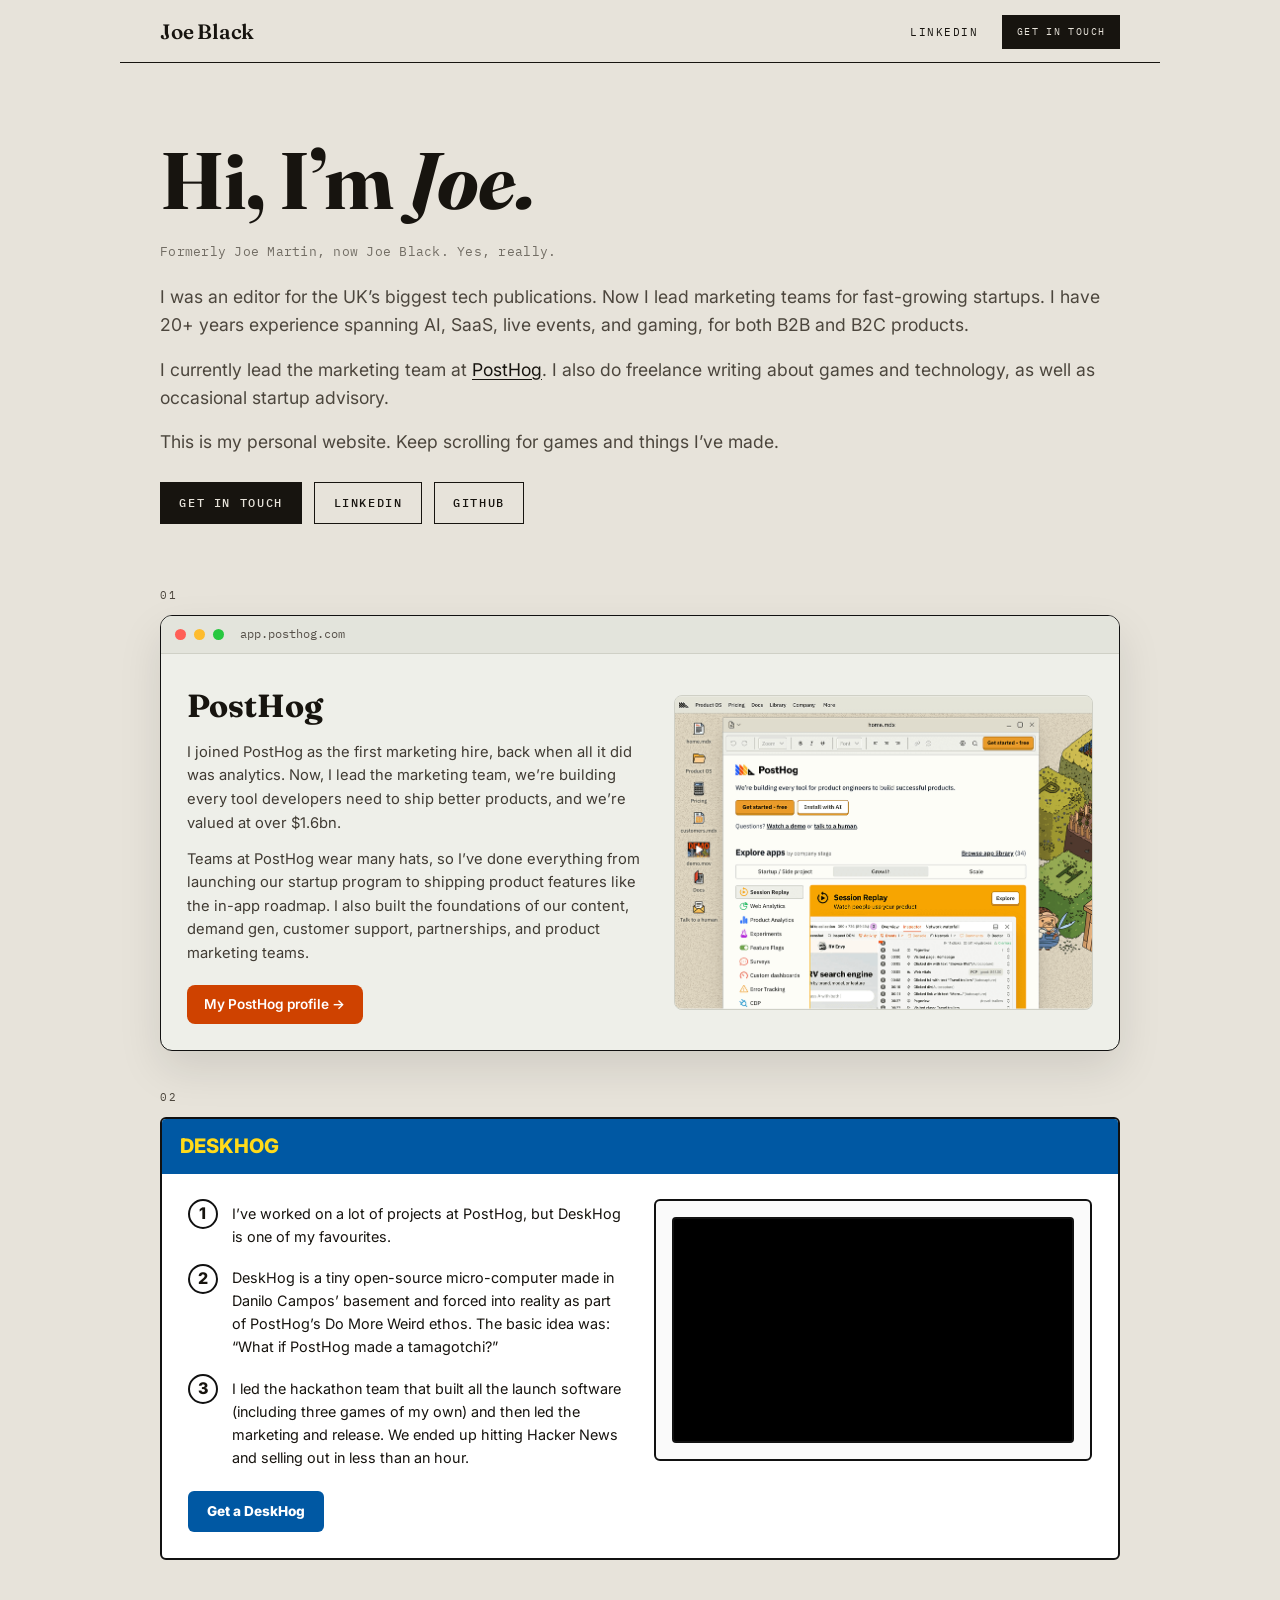
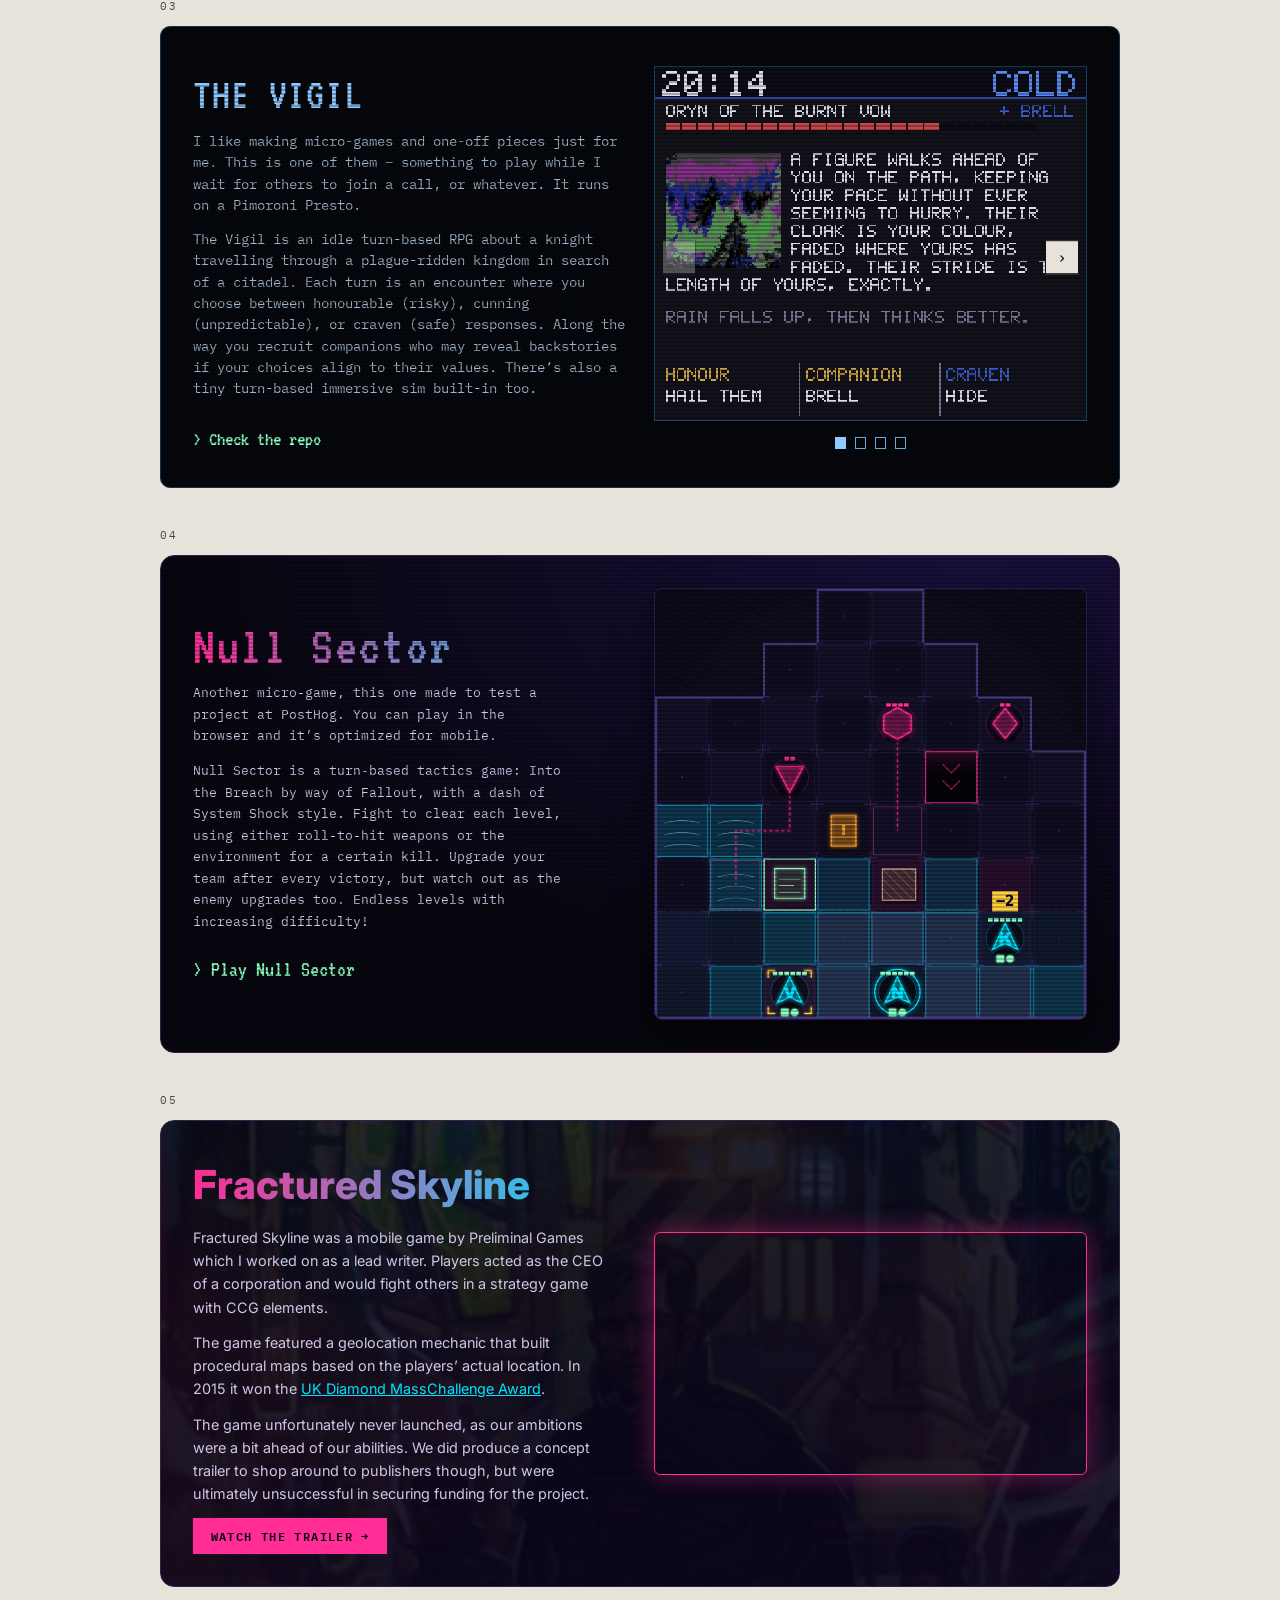
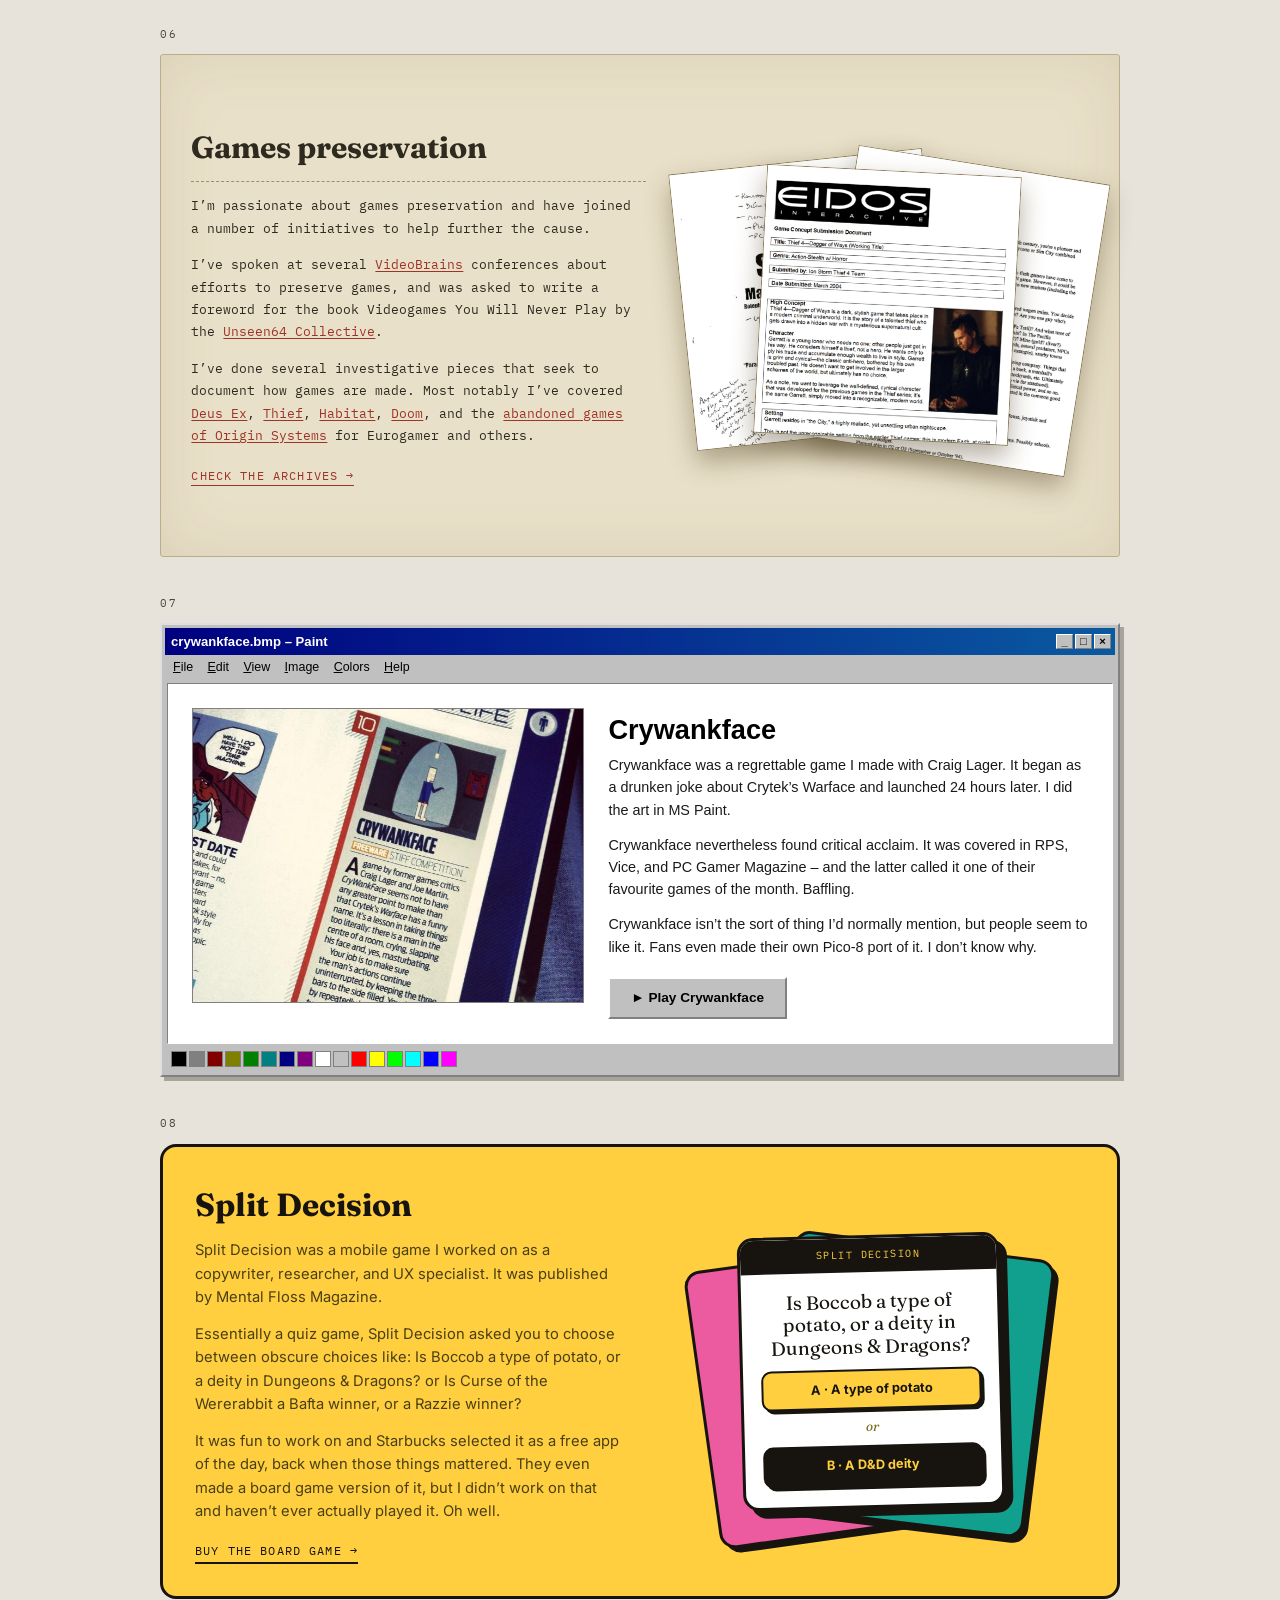
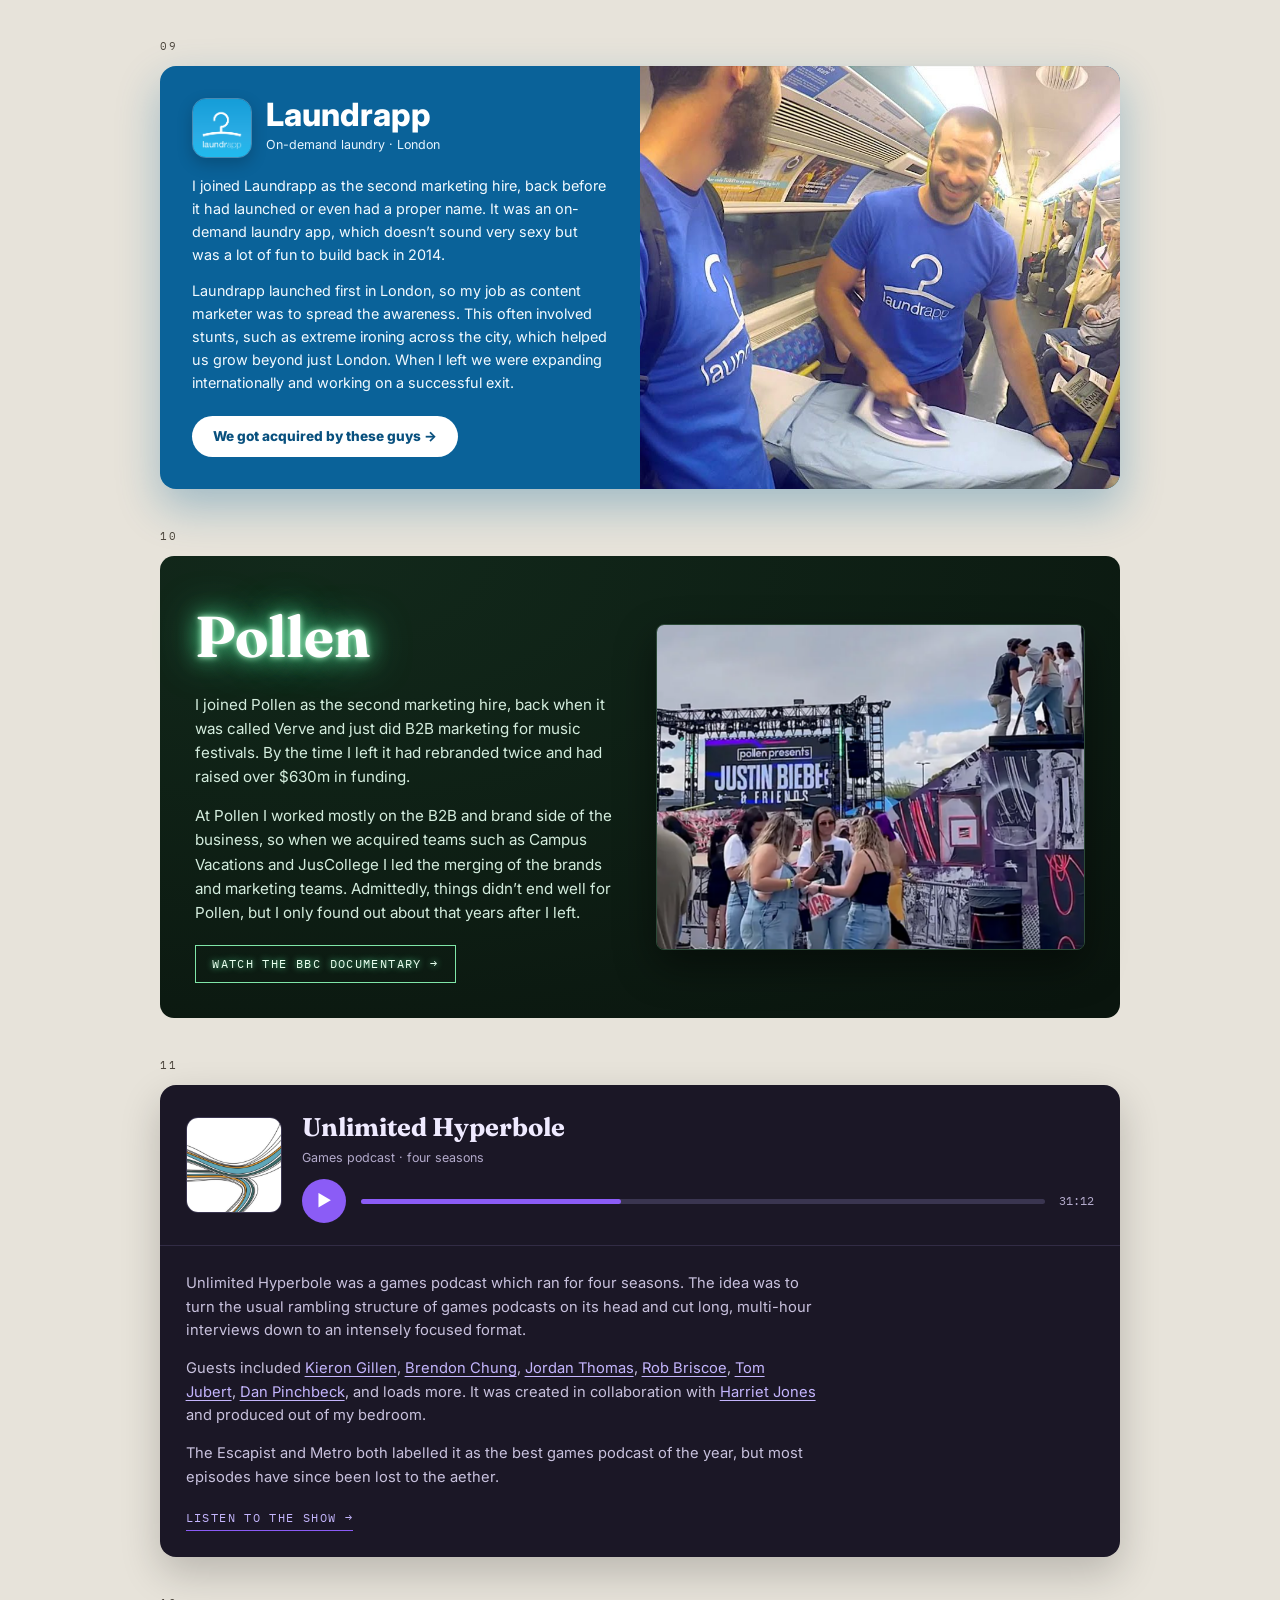
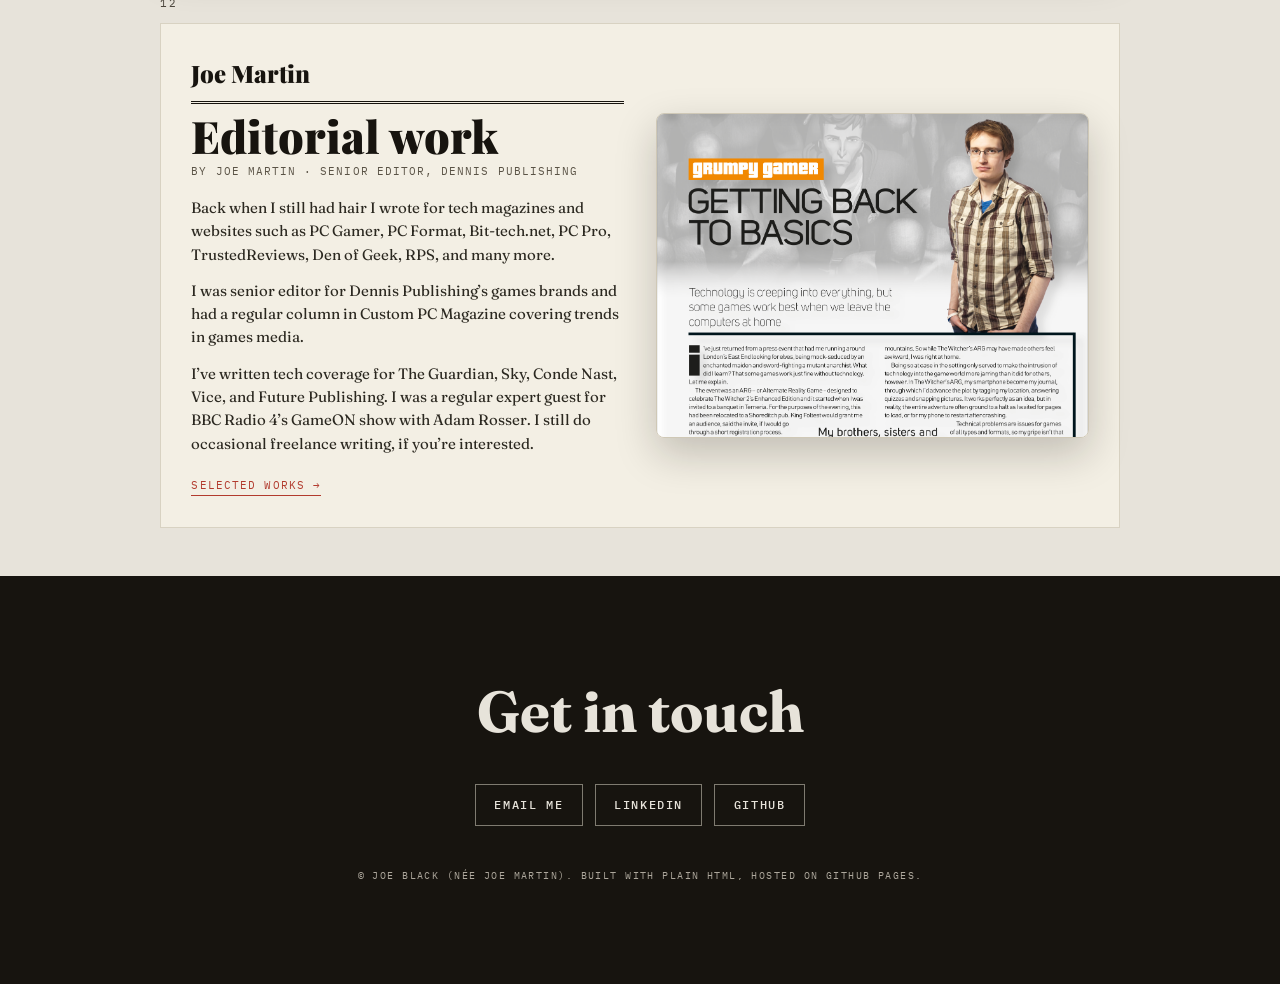
<file: index.html>
<!DOCTYPE html>
<html lang="en">
<head>
  <meta charset="utf-8">
  <meta name="viewport" content="width=device-width, initial-scale=1">
  <title>Joe Black — Marketing for Startups</title>
  <meta name="description" content="I'm Marketing Lead at PostHog. Previously Pollen, Laundrapp, Dennis Publishing. Recovering journalist, occasional game-maker.">

  <!-- Open Graph / social preview -->
  <meta property="og:title" content="Joe Black — Marketing for Startups">
  <meta property="og:description" content="Marketing Lead at PostHog. Recovering journalist, occasional game-maker.">
  <meta property="og:type" content="website">
  <meta property="og:url" content="https://joemartin.work/">
  <meta property="og:image" content="https://joemartin.work/images/hero.jpg">

  <link rel="icon" href="images/favicon.png">

  <!-- Fonts -->
  <link rel="preconnect" href="https://fonts.googleapis.com">
  <link rel="preconnect" href="https://fonts.gstatic.com" crossorigin>
  <link href="https://fonts.googleapis.com/css2?family=Fraunces:ital,opsz,wght@0,9..144,400;0,9..144,600;1,9..144,400&family=Inter:wght@400;500;600;700;800&family=IBM+Plex+Mono:wght@400;500;600&family=Playfair+Display:ital,wght@0,700;0,900;1,700&family=VT323&display=swap" rel="stylesheet">

  <link rel="stylesheet" href="style.css?v=20260918a">
</head>
<body>

  <!--
    ============================================================
    HOW TO EDIT THIS SITE
    ------------------------------------------------------------
    Each project is a <section class="sec"> whose inner card has its
    own "world" style (app window, IKEA manual, CRT, newsprint…).
    - Section styles live under clearly-labelled blocks in style.css.
    - Shared frame (topbar, hero, section labels, footer) is at the top.
    - Images are in the images folder; two sections embed YouTube.
    - The Vigil carousel is wired up by carousel.js.
    ============================================================
  -->

  <header class="topbar">
    <div class="topbar__row">
      <a class="wordmark" href="#top">Joe Black</a>
      <nav class="topbar__nav">
        <a class="topbar__link" href="https://www.linkedin.com/in/joemartinwords/" target="_blank" rel="noopener">LinkedIn</a>
        <a class="tbtn" href="mailto:joemartinwords@gmail.com">Get in touch</a>
      </nav>
    </div>
  </header>

  <a id="top"></a>

  <!-- ===================== HERO ===================== -->
  <header class="hero">
    <h1 class="hero__title">Hi, I&rsquo;m <em>Joe.</em></h1>
    <div class="hero__body">
      <p class="hero__aka">
        Formerly Joe Martin, now Joe Black. Yes, really.
      </p>
      <p>
        I was an editor for the UK&rsquo;s biggest tech publications. Now I lead
        marketing teams for fast-growing startups. I have 20+ years experience
        spanning AI, SaaS, live events, and gaming, for both B2B and B2C products.
      </p>
      <p>
        I currently lead the marketing team at
        <a href="https://posthog.com/" target="_blank" rel="noopener">PostHog</a>.
        I also do freelance writing about games
        and technology, as well as occasional startup advisory.
      </p>
      <p>
        This is my personal website. Keep scrolling for games and things I&rsquo;ve made.
      </p>
      <nav class="btns">
        <a class="btn btn--solid" href="mailto:joemartinwords@gmail.com">Get in touch</a>
        <a class="btn" href="https://www.linkedin.com/in/joemartinwords/" target="_blank" rel="noopener">LinkedIn</a>
        <a class="btn" href="https://github.com/joethreepwood" target="_blank" rel="noopener">GitHub</a>
      </nav>
    </div>
  </header>

  <main>

    <!-- ============ 01 PostHog — app window ============ -->
    <section class="sec" id="posthog">
      <div class="label"><span>01</span></div>
      <div class="ph">
        <div class="ph__bar"><i class="r"></i><i class="y"></i><i class="g"></i><span class="url" aria-hidden="true">app.posthog.com</span></div>
        <div class="ph__body">
          <div class="ph__text">
            <h2>PostHog</h2>
            <p>
              I joined PostHog as the first marketing hire, back when all it did was
              analytics. Now, I lead the marketing team, we&rsquo;re building every
              tool developers need to ship better products, and we&rsquo;re valued at
              over $1.6bn.
            </p>
            <p>
              Teams at PostHog wear many hats, so I&rsquo;ve done everything from
              launching our startup program to shipping product features like the
              in-app roadmap. I also built the foundations of our content, demand gen,
              customer support, partnerships, and product marketing teams.
            </p>
            <a class="ph__go" href="https://posthog.com/community/profiles/29070" target="_blank" rel="noopener">My PostHog profile →</a>
          </div>
          <div class="ph__shot"><img src="images/posthog.png" alt="PostHog" loading="lazy"></div>
        </div>
      </div>
    </section>

    <!-- ============ 02 DeskHog — IKEA manual ============ -->
    <section class="sec" id="deskhog">
      <div class="label"><span>02</span></div>
      <div class="ik">
        <div class="ik__top"><h2 class="lg">DESKHOG</h2></div>
        <div class="ik__body">
          <div class="ik__steps">
            <div class="step"><span class="n">1</span><p>I&rsquo;ve worked on a lot of projects at PostHog, but DeskHog is one of my favourites.</p></div>
            <div class="step"><span class="n">2</span><p>DeskHog is a tiny open-source micro-computer made in Danilo Campos&rsquo; basement and forced into reality as part of PostHog&rsquo;s Do More Weird ethos. The basic idea was: &ldquo;What if PostHog made a tamagotchi?&rdquo;</p></div>
            <div class="step"><span class="n">3</span><p>I led the hackathon team that built all the launch software (including three games of my own) and then led the marketing and release. We ended up hitting Hacker News and selling out in less than an hour.</p></div>
            <a class="ik__btn" href="https://posthog.com/deskhog" target="_blank" rel="noopener">Get a DeskHog</a>
          </div>
          <div class="ik__diagram">
            <div class="ik__screen video"><iframe src="https://www.youtube-nocookie.com/embed/8hMfu3kXR20" title="DeskHog" loading="lazy" allow="accelerometer; autoplay; clipboard-write; encrypted-media; gyroscope; picture-in-picture; web-share" referrerpolicy="strict-origin-when-cross-origin" allowfullscreen></iframe></div>
          </div>
        </div>
      </div>
    </section>

    <!-- ============ 03 The Vigil — CRT game panel (with carousel) ============ -->
    <section class="sec" id="vigil">
      <div class="label"><span>03</span></div>
      <div class="crt">
        <div class="crt__txt">
          <h2>THE VIGIL</h2>
          <p>
            I like making micro-games and one-off pieces just for me. This is one of
            them &ndash; something to play while I wait for others to join a call, or
            whatever. It runs on a Pimoroni Presto.
          </p>
          <p>
            The Vigil is an idle turn-based RPG about a knight travelling through a
            plague-ridden kingdom in search of a citadel. Each turn is an encounter
            where you choose between honourable (risky), cunning (unpredictable), or
            craven (safe) responses. Along the way you recruit companions who may
            reveal backstories if your choices align to their values. There&rsquo;s
            also a tiny turn-based immersive sim built-in too.
          </p>
          <a class="crt__go" href="https://github.com/joethreepwood/joe-vigil-game" target="_blank" rel="noopener"><span aria-hidden="true">&gt; </span>Check the repo</a>
        </div>
        <div class="crt__view">
          <div class="carousel" data-carousel tabindex="0" aria-roledescription="carousel" aria-label="The Vigil screenshots">
            <div class="carousel__track" data-track>
              <figure class="carousel__slide"><img src="images/vigil-stranger.png" alt="The Vigil — an encounter: a cloaked figure on the path"></figure>
              <figure class="carousel__slide"><img src="images/vigil-camp.png" alt="The Vigil — the camp: speaking with Brell the hedge-witch"></figure>
              <figure class="carousel__slide"><img src="images/vigil-door.png" alt="The Vigil — an encounter: a woman nailing her own door shut"></figure>
              <figure class="carousel__slide"><img src="images/vigil-map.png" alt="The Vigil — approaching the castle across a grid of tiles"></figure>
            </div>
            <button class="carousel__btn carousel__btn--prev" type="button" data-prev aria-label="Previous screenshot">&lsaquo;</button>
            <button class="carousel__btn carousel__btn--next" type="button" data-next aria-label="Next screenshot">&rsaquo;</button>
            <div class="carousel__dots" data-dots></div>
          </div>
        </div>
      </div>
    </section>

    <!-- ============ 04 Null Sector — playable in the browser ============ -->
    <section class="sec" id="null-sector">
      <div class="label"><span>04</span></div>
      <div class="tac">
        <div class="tac__text">
          <h2>Null Sector</h2>
          <p>
            Another micro-game, this one made to test a project at PostHog.
            You can play in the browser and it&rsquo;s optimized for mobile.
          </p>
          <p>
            Null Sector is a turn-based tactics game: Into the Breach by way
            of Fallout, with a dash of System Shock style. Fight to clear
            each level, using either roll-to-hit weapons or the environment
            for a certain kill. Upgrade your team after every victory, but
            watch out as the enemy upgrades too. Endless levels with
            increasing difficulty!
          </p>
          <a class="tac__go" href="null-sector.html"><span aria-hidden="true">&gt; </span>Play Null Sector</a>
        </div>
        <div class="tac__view">
          <img src="images/null-sector.png?v=20260729g" alt="Null Sector — a squad of neon operatives facing hostiles across an irregular grid of hazards" loading="lazy">
        </div>
      </div>
    </section>

    <!-- ============ 05 Fractured Skyline — cyberpunk ============ -->
    <section class="sec" id="fractured-skyline">
      <div class="label"><span>05</span></div>
      <div class="cy">
        <div class="cy__text">
          <h2>Fractured Skyline</h2>
          <p>
            Fractured Skyline was a mobile game by Preliminal Games which I worked on
            as a lead writer. Players acted as the CEO of a corporation and would
            fight others in a strategy game with CCG elements.
          </p>
          <p>
            The game featured a geolocation mechanic that built procedural maps based
            on the players&rsquo; actual location. In 2015 it won the
            <a href="https://masschallenge.org/startup/preliminal-games" target="_blank" rel="noopener">UK Diamond MassChallenge Award</a>.
          </p>
          <p>
            The game unfortunately never launched, as our ambitions were a bit ahead
            of our abilities. We did produce a concept trailer to shop around to
            publishers though, but were ultimately unsuccessful in securing funding
            for the project.
          </p>
          <a class="cy__go" href="https://www.youtube.com/watch?v=hjC2buMLlDI" target="_blank" rel="noopener">Watch the trailer →</a>
        </div>
        <div class="cy__frame video"><iframe src="https://www.youtube-nocookie.com/embed/hjC2buMLlDI" title="Fractured Skyline trailer" loading="lazy" allow="accelerometer; autoplay; clipboard-write; encrypted-media; gyroscope; picture-in-picture; web-share" referrerpolicy="strict-origin-when-cross-origin" allowfullscreen></iframe></div>
      </div>
    </section>

    <!-- ============ 06 Games preservation — archive case file ============ -->
    <section class="sec" id="preservation">
      <div class="label"><span>06</span></div>
      <div class="arc">
        <div class="arc__text">
        <h2>Games preservation</h2>
        <p>
          I&rsquo;m passionate about games preservation and have joined a
          number of initiatives to help further the cause.
        </p>
        <p>
          I&rsquo;ve spoken at several
          <a href="https://www.youtube.com/@VideoBrainsTalks" target="_blank" rel="noopener">VideoBrains</a>
          conferences about efforts to preserve games, and was asked to write a
          foreword for the book Videogames You Will Never Play by the
          <a href="https://www.unseen64.net/" target="_blank" rel="noopener">Unseen64 Collective</a>.
        </p>
        <p>
          I&rsquo;ve done several investigative pieces that seek to
          document how games are made. Most notably I&rsquo;ve covered
          <a href="https://www.eurogamer.net/the-deleted-scenes-of-deus-ex" target="_blank" rel="noopener">Deus Ex</a>,
          <a href="https://www.eurogamer.net/the-modern-day-thief-reboot-that-never-was" target="_blank" rel="noopener">Thief</a>,
          <a href="https://www.eurogamer.net/retrospective-habitat" target="_blank" rel="noopener">Habitat</a>,
          <a href="https://www.eurogamer.net/the-deleted-scenes-of-doom" target="_blank" rel="noopener">Doom</a>,
          and the
          <a href="https://www.eurogamer.net/origin-systems-unmade-games-and-rejected-ideas" target="_blank" rel="noopener">abandoned games of Origin Systems</a>
          for Eurogamer and others.
        </p>
        <a class="arc__go" href="https://www.eurogamer.net/authors/joe-martin" target="_blank" rel="noopener">Check the archives →</a>
        </div>
        <div class="arc__pile">
          <img class="ex ex1" src="images/preservation-shooter.png" alt="Pitch document: Shooter — Majestic Revelations, the early design that became Deus Ex" loading="lazy">
          <img class="ex ex2" src="images/preservation-thief.png" alt="Eidos game concept submission document for Thief 4: Dagger of Ways" loading="lazy">
          <img class="ex ex3" src="images/preservation-frontier.png" alt="Origin Systems pitch document for Frontier, an unmade old-west simulation" loading="lazy">
        </div>
      </div>
    </section>

    <!-- ============ 07 Crywankface — itch.io page ============ -->
    <section class="sec" id="crywankface">
      <div class="label"><span>07</span></div>
      <div class="paint">
        <div class="paint__title"><span class="paint__name">crywankface.bmp &ndash; Paint</span><span class="paint__winbtns" aria-hidden="true"><b>_</b><b>&#9633;</b><b>&times;</b></span></div>
        <div class="paint__menu" aria-hidden="true"><span>File</span><span>Edit</span><span>View</span><span>Image</span><span>Colors</span><span>Help</span></div>
        <div class="paint__canvas">
          <div class="paint__art"><img src="images/crywankface.jpg" alt="Crywankface in PC Gamer magazine" loading="lazy"></div>
          <div class="paint__text">
            <h2>Crywankface</h2>
            <p>
              Crywankface was a regrettable game I made with Craig Lager. It began as a
              drunken joke about Crytek&rsquo;s Warface and launched 24 hours later.
              I did the art in MS Paint.
            </p>
            <p>
              Crywankface nevertheless found
              critical acclaim. It was covered in RPS, Vice, and PC Gamer Magazine
              &ndash; and the latter called it one of their favourite
              games of the month. Baffling.
            </p>
            <p>
              Crywankface isn&rsquo;t the sort of thing I&rsquo;d normally mention, but
              people seem to like it. Fans even made their own Pico-8
              port of it.  I don&rsquo;t know why.
            </p>
            <a class="paint__play" href="https://rogue-ai.itch.io/crywankface" target="_blank" rel="noopener"><span aria-hidden="true">&#9658; </span>Play Crywankface</a>
          </div>
        </div>
        <div class="paint__palette" aria-hidden="true">
          <i style="background:#000"></i><i style="background:#808080"></i><i style="background:#800000"></i><i style="background:#808000"></i><i style="background:#008000"></i><i style="background:#008080"></i><i style="background:#000080"></i><i style="background:#800080"></i>
          <i style="background:#fff"></i><i style="background:#c0c0c0"></i><i style="background:#ff0000"></i><i style="background:#ffff00"></i><i style="background:#00ff00"></i><i style="background:#00ffff"></i><i style="background:#0000ff"></i><i style="background:#ff00ff"></i>
        </div>
      </div>
    </section>

    <!-- ============ 08 Split Decision — quiz ============ -->
    <section class="sec" id="split-decision">
      <div class="label"><span>08</span></div>
      <div class="quiz">
        <div class="quiz__text">
          <h2>Split Decision</h2>
          <p>
            Split Decision was a mobile game I worked on as a copywriter, researcher,
            and UX specialist. It was published by Mental Floss Magazine.
          </p>
          <p>
            Essentially a quiz game, Split Decision asked you to choose between
            obscure choices like: Is Boccob a type of potato, or a deity in Dungeons
            &amp; Dragons? or Is Curse of the Wererabbit a Bafta winner, or a Razzie
            winner?
          </p>
          <p>
            It was fun to work on and Starbucks selected it as a free app of the day,
            back when those things mattered. They even made a board game version of
            it, but I didn&rsquo;t work on that and haven&rsquo;t ever actually played
            it. Oh well.
          </p>
          <a class="quiz__go" href="https://boardgamegeek.com/boardgame/81486/split-decision" target="_blank" rel="noopener">Buy the board game →</a>
        </div>
        <div class="quiz__cards">
          <div class="tcard tcard--b2" aria-hidden="true"></div>
          <div class="tcard tcard--b3" aria-hidden="true"></div>
          <div class="tcard tcard--front">
            <div class="tcard__head">Split Decision</div>
            <div class="tcard__q">Is Boccob a type of potato, or a deity in Dungeons &amp; Dragons?</div>
            <div class="tcard__opts">
              <span class="opt a">A · A type of potato</span>
              <span class="vs">or</span>
              <span class="opt b">B · A D&amp;D deity</span>
            </div>
          </div>
        </div>
      </div>
    </section>

    <!-- ============ 09 Laundrapp — app store card ============ -->
    <section class="sec" id="laundrapp">
      <div class="label"><span>09</span></div>
      <div class="la">
        <div class="la__l">
          <div class="la__head">
            <div class="la__icon"><img src="images/laundrapp-logo.png" alt="Laundrapp logo"></div>
            <div><h2>Laundrapp</h2><span class="la__sub">On-demand laundry · London</span></div>
          </div>
          <p>
            I joined Laundrapp as the second marketing hire, back before it had
            launched or even had a proper name. It was an on-demand laundry app,
            which doesn&rsquo;t sound very sexy but was a lot of fun to build back in
            2014.
          </p>
          <p>
            Laundrapp launched first in London, so my job as content marketer was to
            spread the awareness. This often involved stunts, such as extreme ironing
            across the city, which helped us grow beyond just London. When I left we
            were expanding internationally and working on a successful exit.
          </p>
          <a class="la__get" href="https://www.laundryheap.com/en-gb/laundrapp" target="_blank" rel="noopener">We got acquired by these guys →</a>
        </div>
        <div class="la__r"><img src="images/laundrapp.jpg" alt="Laundrapp — extreme ironing on the Tube" loading="lazy"></div>
      </div>
    </section>

    <!-- ============ 10 Pollen — neon on foliage ============ -->
    <section class="sec" id="pollen">
      <div class="label"><span>10</span></div>
      <div class="pol">
        <div class="pol__in">
          <h2>Pollen</h2>
          <p>
            I joined Pollen as the second marketing hire, back when it was called
            Verve and just did B2B marketing for music festivals. By the time I left
            it had rebranded twice and had raised over $630m in funding.
          </p>
          <p>
            At Pollen I worked mostly on the B2B and brand side of the business, so
            when we acquired teams such as Campus Vacations and JusCollege I led the
            merging of the brands and marketing teams. Admittedly, things didn&rsquo;t
            end well for Pollen, but I only found out about that years after I left.
          </p>
          <a class="pol__go" href="https://www.bbc.co.uk/iplayer/episode/m001n327/crashed-800m-festival-fail" target="_blank" rel="noopener">Watch the BBC documentary →</a>
        </div>
        <div class="pol__media">
          <img src="images/pollen-festival.png" alt="A Pollen festival crowd in front of a ‘pollen presents Justin Bieber &amp; Friends’ stage" loading="lazy">
        </div>
      </div>
    </section>

    <!-- ============ 11 Unlimited Hyperbole — podcast player ============ -->
    <section class="sec" id="hyperbole">
      <div class="label"><span>11</span></div>
      <div class="pod">
        <div class="pod__player">
          <div class="pod__art"><img src="images/unlimited-hyperbole.jpg" alt="Unlimited Hyperbole" loading="lazy"></div>
          <div class="pod__meta">
            <h2>Unlimited Hyperbole</h2>
            <div class="pod__sub">Games podcast · four seasons</div>
            <div class="pod__bar"><a class="pod__play" href="https://podcasts.apple.com/gb/podcast/unlimited-hyperbole/id530142743" target="_blank" rel="noopener" aria-label="Listen to Unlimited Hyperbole"><span aria-hidden="true">▶</span></a><span class="pod__track" aria-hidden="true"></span><span class="pod__time" aria-hidden="true">31:12</span></div>
          </div>
        </div>
        <div class="pod__notes">
          <p>
            Unlimited Hyperbole was a games podcast which ran for four seasons. The
            idea was to turn the usual rambling structure of games podcasts on its
            head and cut long, multi-hour interviews down to an intensely focused
            format.
          </p>
          <p>
            Guests included
            <a href="https://en.wikipedia.org/wiki/Kieron_Gillen" target="_blank" rel="noopener">Kieron Gillen</a>,
            <a href="https://blendogames.com/about.htm" target="_blank" rel="noopener">Brendon Chung</a>,
            <a href="https://www.mobygames.com/person/9913/jordan-thomas/" target="_blank" rel="noopener">Jordan Thomas</a>,
            <a href="https://littlelostpoly.com/" target="_blank" rel="noopener">Rob Briscoe</a>,
            <a href="https://en.wikipedia.org/wiki/Tom_Jubert" target="_blank" rel="noopener">Tom Jubert</a>,
            <a href="https://www.danpinchbeck.co.uk/" target="_blank" rel="noopener">Dan Pinchbeck</a>,
            and loads more. It was created in collaboration with
            <a href="https://www.linkedin.com/in/harijones/" target="_blank" rel="noopener">Harriet Jones</a>
            and produced out of my bedroom.
          </p>
          <p>
            The Escapist and Metro both labelled it as the best games podcast of the
            year, but most episodes have since been lost to the aether.
          </p>
          <a class="pod__go" href="https://podcasts.apple.com/gb/podcast/unlimited-hyperbole/id530142743" target="_blank" rel="noopener">Listen to the show →</a>
        </div>
      </div>
    </section>

    <!-- ============ 12 Editorial work — newsprint ============ -->
    <section class="sec" id="editorial">
      <div class="label"><span>12</span></div>
      <div class="news">
        <div class="news__body">
          <div class="news__mast"><span class="name">Joe Martin</span><span class="rule"></span></div>
          <h2>Editorial work</h2>
          <div class="news__byline">By Joe Martin · Senior Editor, Dennis Publishing</div>
          <div class="news__cols">
            <p>
              Back when I still had hair I wrote for tech magazines and
              websites such as PC Gamer, PC Format, Bit-tech.net, PC Pro,
              TrustedReviews, Den of Geek, RPS, and many more.
            </p>
            <p>
              I was senior editor for Dennis Publishing&rsquo;s games brands and had a
              regular column in Custom PC Magazine covering trends in games media.
            </p>
            <p>
              I&rsquo;ve written tech coverage for The Guardian, Sky, Conde Nast, Vice,
              and Future Publishing. I was a regular expert guest for BBC Radio 4&rsquo;s
              GameON show with Adam Rosser. I still do occasional freelance writing, if
              you&rsquo;re interested.
            </p>
          </div>
          <a class="news__go" href="https://www.eurogamer.net/authors/joe-martin" target="_blank" rel="noopener">Selected works →</a>
        </div>
        <div class="news__media"><img src="images/editorial.png" alt="Joe Martin&rsquo;s Custom PC column" loading="lazy"></div>
      </div>
    </section>


  </main>

  <!-- ===================== FOOTER ===================== -->
  <footer class="footer">
    <h2>Get in touch</h2>
    <nav class="btns btns--center">
      <a class="btn btn--onDark" href="mailto:joemartinwords@gmail.com">Email me</a>
      <a class="btn btn--onDark" href="https://www.linkedin.com/in/joemartinwords/" target="_blank" rel="noopener">LinkedIn</a>
      <a class="btn btn--onDark" href="https://github.com/joethreepwood" target="_blank" rel="noopener">GitHub</a>
    </nav>
    <p class="footer__fine">&copy; Joe Black (n&eacute;e Joe Martin). Built with plain HTML, hosted on GitHub Pages.</p>
  </footer>

  <script src="carousel.js?v=20260729g" defer></script>
  <script src="analytics.js?v=20260729g" defer></script>
</body>
</html>
</file>
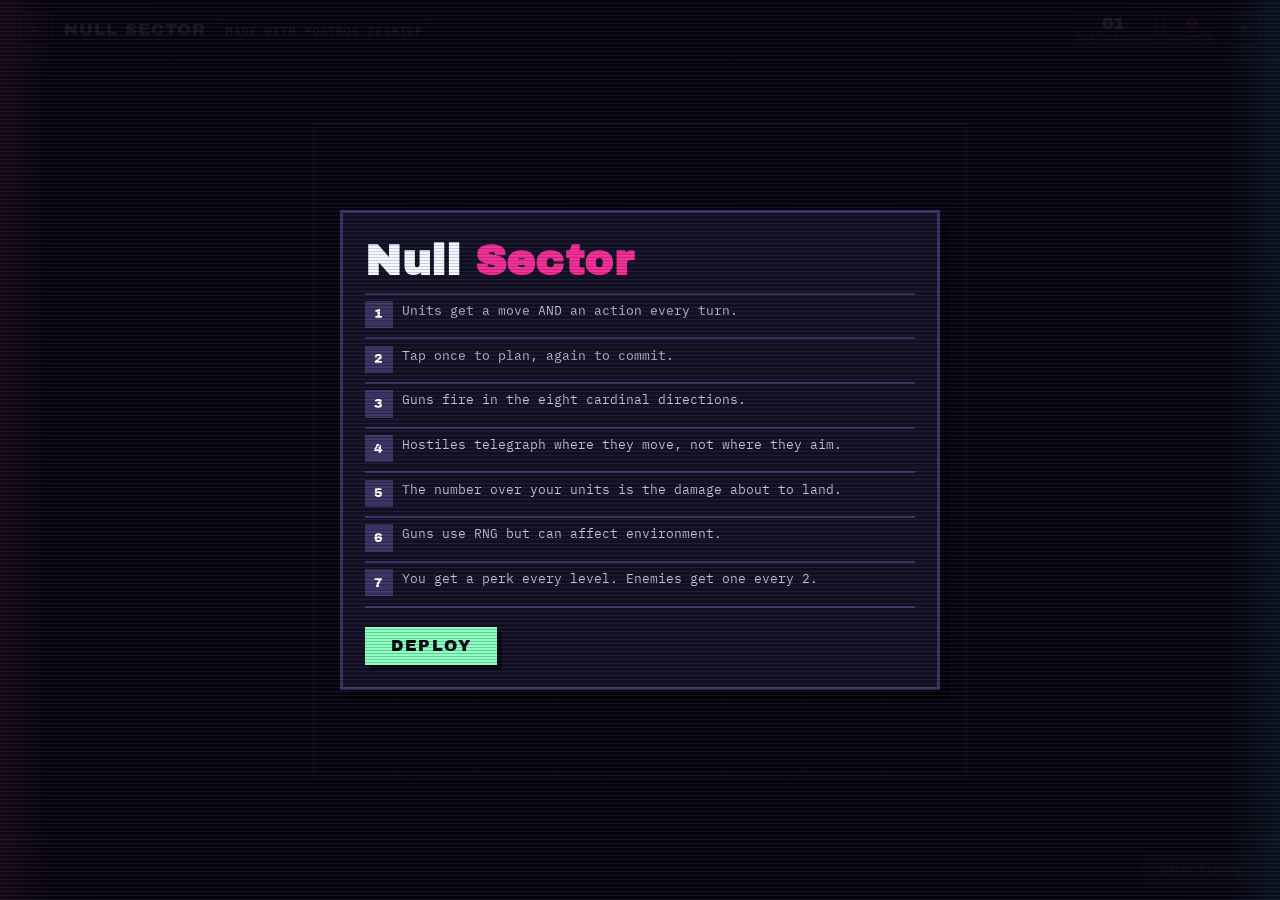
<file: game.html>
<!DOCTYPE html>
<html lang="en">
<head>
  <meta charset="utf-8">
  <meta name="viewport" content="width=device-width, initial-scale=1">

  <!-- The game moved to /null-sector.html. This page is a redirect kept so old
       links and shares don't break. The canonical tag points search engines at
       the new URL; the meta-refresh and the script send visitors there (the
       script preserves any ?query and #hash). GitHub Pages can't do a real 301,
       so this is the static-site equivalent. -->
  <title>Null Sector — a game by Joe Martin</title>
  <meta name="description" content="Null Sector — a small turn-based cyberpunk tactics game. Into the Breach by way of Fallout. Plays in the browser.">
  <link rel="canonical" href="https://joemartin.work/null-sector.html">
  <meta http-equiv="refresh" content="0; url=null-sector.html">

  <meta property="og:title" content="Null Sector">
  <meta property="og:description" content="A small turn-based cyberpunk tactics game. Into the Breach by way of Fallout. Plays in the browser.">
  <meta property="og:type" content="website">
  <meta property="og:url" content="https://joemartin.work/null-sector.html">
  <meta property="og:image" content="https://joemartin.work/images/null-sector-og.png?v=20260729g">
  <meta property="og:image:width" content="1200">
  <meta property="og:image:height" content="630">
  <meta name="twitter:card" content="summary_large_image">
  <meta name="twitter:image" content="https://joemartin.work/images/null-sector-og.png?v=20260729g">

  <link rel="icon" href="images/favicon.png">
  <style>
    html,body{margin:0;height:100%;background:#0b0818;color:#eafcff;
      font-family:'IBM Plex Mono',ui-monospace,monospace;
      display:flex;align-items:center;justify-content:center;text-align:center;}
    a{color:#8affc0;}
  </style>
  <script>location.replace('null-sector.html' + location.search + location.hash);</script>
</head>
<body>
  <p>Null Sector has moved. <a href="null-sector.html">Continue to the game &rarr;</a></p>
</body>
</html>
</file>
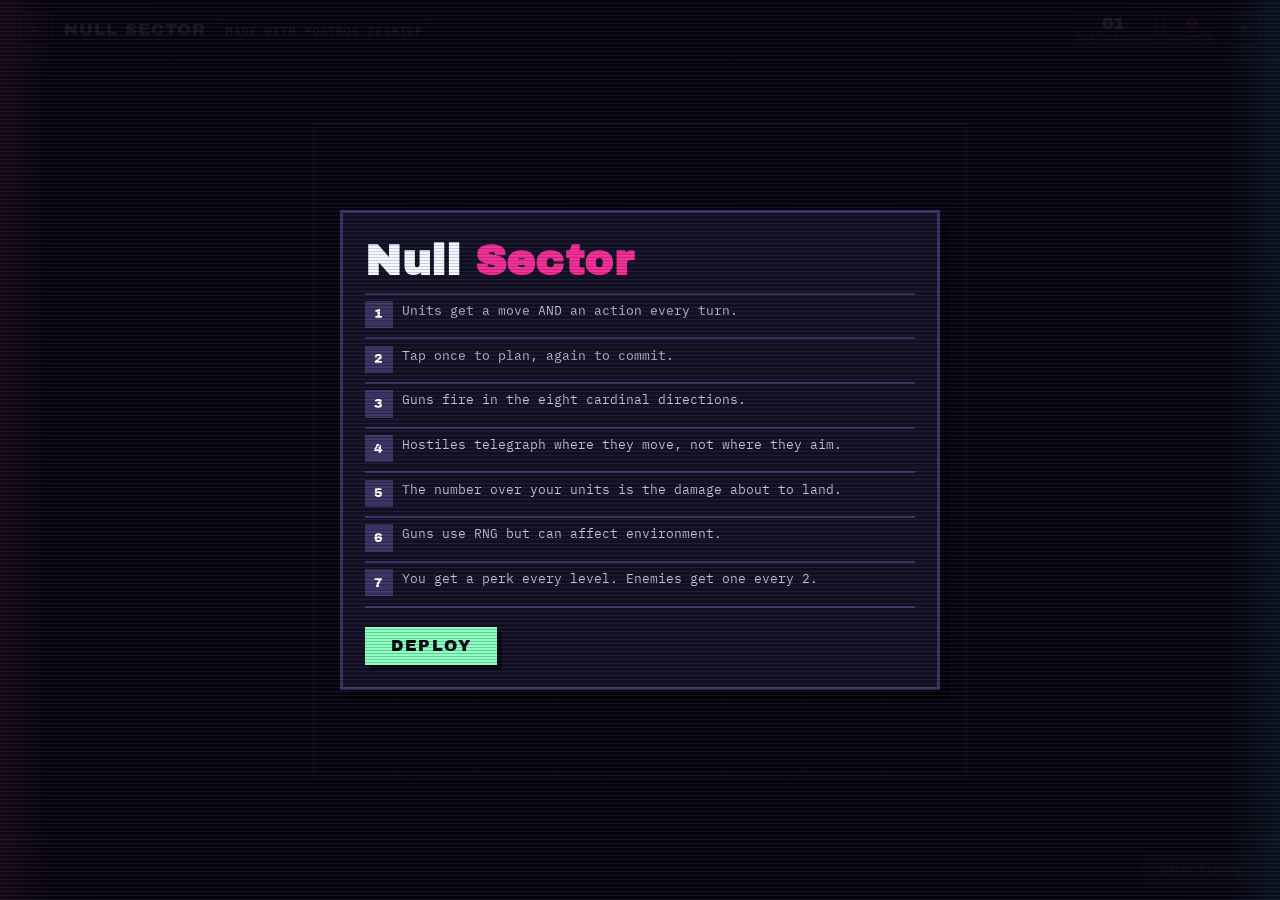
<file: null-sector.html>
<!DOCTYPE html>
<html lang="en">
<head>
  <meta charset="utf-8">
  <meta name="viewport" content="width=device-width, initial-scale=1, viewport-fit=cover">
  <meta name="theme-color" content="#0a0812">
  <meta name="mobile-web-app-capable" content="yes">
  <title>Null Sector — a game by Joe Martin</title>
  <meta name="description" content="Null Sector — a small turn-based cyberpunk tactics game. Into the Breach by way of Fallout. Plays in the browser.">

  <link rel="canonical" href="https://joemartin.work/null-sector.html">

  <meta property="og:title" content="Null Sector">
  <meta property="og:description" content="A small turn-based cyberpunk tactics game. Into the Breach by way of Fallout. Plays in the browser.">
  <meta property="og:type" content="website">
  <meta property="og:url" content="https://joemartin.work/null-sector.html">
  <meta property="og:image" content="https://joemartin.work/images/null-sector-og.png?v=20260729g">
  <meta property="og:image:width" content="1200">
  <meta property="og:image:height" content="630">
  <meta name="twitter:card" content="summary_large_image">
  <meta name="twitter:title" content="Null Sector">
  <meta name="twitter:description" content="A small turn-based cyberpunk tactics game. Plays in the browser.">
  <meta name="twitter:image" content="https://joemartin.work/images/null-sector-og.png?v=20260729g">

  <link rel="icon" href="images/favicon.png">

  <link rel="preconnect" href="https://fonts.googleapis.com">
  <link rel="preconnect" href="https://fonts.gstatic.com" crossorigin>
  <link href="https://fonts.googleapis.com/css2?family=Archivo+Black&family=IBM+Plex+Mono:wght@400;500;600;700&display=swap" rel="stylesheet">

  <!-- ?v= is a cache-buster: bump it whenever an asset below changes, so the
       browser fetches the new file instead of a stale cached copy. -->
  <link rel="stylesheet" href="game.css?v=20260729g">
</head>
<body>
  <div class="tac-app" data-app>

    <header class="hud hud--top" data-hud-top>
      <a class="hud__back" href="./" aria-label="Back to joemartin.work">&larr;</a>
      <span class="hud__title">NULL SECTOR</span>
      <a class="hud__mark" href="https://posthog.com/desktop?utm_source=null-sector&utm_medium=game&utm_campaign=null-sector" target="_blank" rel="noopener">Made with PostHog Desktop</a>
      <div class="hud__right">
        <span class="stat stat--wide"><b data-sector>01</b><i data-sector-name>The Approach</i></span>
        <span class="stat stat--foe"><b data-foes>0</b><i>hostile</i></span>
        <span class="stat stat--threat" data-threat hidden><b>0</b><i>drafted</i></span>
        <button class="hud__help" type="button" data-help aria-label="Field manual">?</button>
      </div>
    </header>

    <div class="stagewrap">
      <canvas id="stage" data-stage aria-label="Tactics grid" role="img"></canvas>
    </div>

    <!-- Contextual readout: weapon stats, to-hit, what the next tap will do.
         A floating panel beside the board on desktop; on a phone it docks as a
         fixed-height sheet in the flex flow, so it reserves its own space and
         the board never jumps or gets covered. -->
    <div class="tip" data-tip hidden></div>

    <footer class="hud hud--bottom" data-hud-bottom>
      <div class="squad" data-squad aria-label="Squad"></div>
      <div class="hud__acts" data-acts></div>
      <button class="btn-end" type="button" data-end disabled>End turn</button>
    </footer>

    <div class="overlay" data-overlay hidden>
      <div class="panel" data-panel></div>
    </div>

    <!-- CRT pass: scanlines + a soft vignette over the whole app. Purely
         decorative, never interactive, and disabled for reduced-motion. -->
    <div class="hitflash" data-flash aria-hidden="true"></div>
    <div class="crt" data-crt aria-hidden="true"></div>
    <div class="crt-chroma" aria-hidden="true"></div>

    <span class="sr-only" aria-live="polite" data-live></span>
    <div class="toosmall">Turn your phone upright, or open this on a bigger screen.</div>
  </div>

  <script src="analytics.js?v=20260729g" defer></script>
  <script src="game.js?v=20260729g" defer></script>
</body>
</html>
</file>
<file: style.css>
/* ============================================================
   joemartin.work — "every section its own world"
   Blocks below are NOT in display order — the running order and its
   numbering live in index.html. Find a block by name.
   A shared frame (topbar, hero, section labels, footer) holds
   twelve bespoke section cards, each styled as the kind of thing
   the project actually is. Plain CSS, no build step.
   ============================================================ */

:root{
  --paper:#e7e3da; --ink:#17140f; --soft:#4c463d; --rule:rgba(23,20,15,.16);
  --maxw:1040px;
  --sans:"Inter",system-ui,-apple-system,sans-serif;
  --serif:"Fraunces",Georgia,serif;
  --mono:"IBM Plex Mono",ui-monospace,monospace;
  --news:"Playfair Display",Georgia,serif;
  --pixel:"VT323",ui-monospace,monospace;
}
*{box-sizing:border-box;}
html{scroll-behavior:smooth;}
body{margin:0;background:var(--paper);color:var(--ink);font-family:var(--sans);
     line-height:1.6;-webkit-font-smoothing:antialiased;}
img{max-width:100%;display:block;}
h2{margin:0;}
a{color:inherit;}

/* accessibility: visible focus ring that survives on light paper AND dark cards */
a:focus-visible,button:focus-visible,[tabindex]:focus-visible{
  outline:3px solid #17140f;outline-offset:2px;
  box-shadow:0 0 0 6px rgba(255,255,255,.92);border-radius:2px;
}
.sr-only{position:absolute!important;width:1px;height:1px;padding:0;margin:-1px;
  overflow:hidden;clip:rect(0,0,0,0);white-space:nowrap;border:0;}

.wrap,.topbar,.hero,main,.footer{max-width:var(--maxw);margin-left:auto;margin-right:auto;}
main,.topbar,.hero{padding-left:clamp(1rem,4vw,2.5rem);padding-right:clamp(1rem,4vw,2.5rem);}

/* ---------- shared frame ---------- */
.topbar{position:sticky;top:0;background:var(--paper);z-index:30;border-bottom:1px solid var(--ink);}
.topbar__row{display:flex;justify-content:space-between;align-items:center;padding:.95rem 0 .8rem;}
.wordmark{font-family:var(--serif);font-weight:600;font-size:1.3rem;text-decoration:none;letter-spacing:-.01em;}
.topbar__nav{display:flex;align-items:center;gap:clamp(.8rem,2vw,1.5rem);}
.topbar__link{font-family:var(--mono);font-size:.66rem;letter-spacing:.14em;text-transform:uppercase;text-decoration:none;transition:color .15s;}
.topbar__link:hover{color:#b23b2e;}
.tbtn{font-family:var(--mono);font-size:.62rem;letter-spacing:.14em;text-transform:uppercase;
      border:1px solid var(--ink);padding:.5rem .85rem;text-decoration:none;background:var(--ink);color:var(--paper);transition:opacity .15s;}
.tbtn:hover{opacity:.85;}

.hero{padding-top:clamp(2.5rem,6vw,4.5rem);padding-bottom:1.5rem;}
.hero__title{font-family:var(--serif);font-size:clamp(2.8rem,8vw,5rem);margin:.3rem 0 1.3rem;line-height:1.02;letter-spacing:-.01em;}
.hero__title em{font-style:italic;}
.hero__body{max-width:60rem;}
.hero__body p{font-size:1.1rem;color:var(--soft);margin:0 0 1rem;}
.hero__body p a{color:var(--ink);text-underline-offset:3px;}
.hero__aka{font-family:var(--mono);font-size:.8rem !important;letter-spacing:.02em;
      color:var(--soft);opacity:.75;margin-bottom:1.3rem !important;}

.btns{display:flex;flex-wrap:wrap;gap:.75rem;margin-top:1.6rem;}
.btns--center{justify-content:center;}
.btn{font-family:var(--mono);font-size:.72rem;font-weight:500;text-transform:uppercase;letter-spacing:.14em;
     text-decoration:none;padding:.7rem 1.15rem;border:1px solid var(--ink);color:var(--ink);background:transparent;
     transition:background .15s,color .15s;}
.btn:hover{background:var(--ink);color:var(--paper);}
.btn--solid{background:var(--ink);color:var(--paper);}
.btn--solid:hover{opacity:.85;}
.btn--onDark{border-color:rgba(231,225,210,.5);color:var(--paper);}
.btn--onDark:hover{background:var(--paper);color:var(--ink);border-color:var(--paper);}

/* section wrapper + label (the unifying spine) */
.sec{margin:2.4rem 0;scroll-margin-top:6rem;}
.label{font-family:var(--mono);font-size:.66rem;letter-spacing:.16em;text-transform:uppercase;color:var(--soft);
       margin-bottom:.7rem;display:flex;gap:.7rem;}
.label b{color:var(--ink);font-weight:600;}

.footer{text-align:center;background:var(--ink);color:var(--paper);border-radius:0;max-width:none;
        padding:clamp(3.5rem,7vw,6rem) 1.5rem;margin-top:3rem;}
.footer h2{font-family:var(--serif);font-size:clamp(2.2rem,6vw,3.6rem);margin-bottom:1.6rem;color:var(--paper);}
.footer__fine{margin-top:2.6rem;font-family:var(--mono);font-size:.64rem;letter-spacing:.14em;text-transform:uppercase;color:rgba(231,225,210,.72);}

/* shared 16:9 video helper */
.video{position:relative;}
.video iframe{position:absolute;inset:0;width:100%;height:100%;border:0;display:block;}

/* ============ PostHog — SaaS app (cream + #f54e00) ============ */
.ph{border:1px solid #111;border-radius:12px;overflow:hidden;background:#eeefe9;box-shadow:0 18px 44px rgba(0,0,0,.10);}
.ph__bar{display:flex;align-items:center;gap:.5rem;padding:.6rem .9rem;background:#e3e4dc;border-bottom:1px solid #cfd0c6;}
.ph__bar i{width:11px;height:11px;border-radius:50%;}
.ph__bar .r{background:#ff5f57}.ph__bar .y{background:#febc2e}.ph__bar .g{background:#28c840}
.ph__bar .url{margin-left:.5rem;font-family:var(--mono);font-size:.72rem;color:#565049;}
.ph__body{display:grid;grid-template-columns:1.1fr 1fr;gap:1.6rem;padding:1.6rem;align-items:center;}
.ph__text h2{font-family:var(--serif);font-size:2rem;margin-bottom:.6rem;}
.ph__text p{font-size:.92rem;color:#403b33;margin:0 0 .8rem;}
.ph__go{margin-top:.4rem;display:inline-block;background:#cf4200;color:#fff;font-weight:600;font-size:.85rem;padding:.55rem 1.1rem;border-radius:8px;text-decoration:none;}
.ph__shot img{border:1px solid #cfd0c6;border-radius:8px;}

/* ============ DeskHog — IKEA manual (white/#0058A3/#FFDA1A) ============ */
.ik{background:#fff;border:2px solid #111;border-radius:6px;overflow:hidden;}
.ik__top{display:flex;justify-content:space-between;align-items:center;background:#0058a3;color:#ffda1a;padding:.7rem 1.1rem;}
.ik__top .lg{font-weight:800;font-size:1.25rem;}
.ik__top .pg{font-family:var(--mono);font-size:.72rem;color:#fff;}
.ik__body{display:grid;grid-template-columns:1fr 1fr;gap:1.8rem;padding:1.6rem;align-items:start;}
.ik__steps h2{font-weight:800;font-size:1.8rem;margin-bottom:1rem;}
.ik__steps .step{display:flex;gap:.9rem;align-items:flex-start;margin-bottom:1rem;}
.ik__steps .n{flex:0 0 auto;width:30px;height:30px;border:2px solid #111;border-radius:50%;display:grid;place-items:center;font-weight:800;}
.ik__steps .step p{margin:.15rem 0 0;font-size:.9rem;}
.ik__btn{display:inline-block;margin-top:.4rem;background:#0058a3;color:#fff;font-weight:800;font-size:.85rem;padding:.6rem 1.2rem;border-radius:6px;text-decoration:none;}
.ik__diagram{border:2px solid #111;border-radius:6px;padding:1rem;background:#fafafa;position:sticky;top:5rem;}
.ik__screen{aspect-ratio:16/9;border:2px solid #111;border-radius:4px;overflow:hidden;background:#000;}

/* ============ Pollen — neon on foliage ============ */
.pol{border-radius:14px;padding:2.2rem;color:#eafff0;
     background:radial-gradient(120% 130% at 15% 0%, #12291b, #0a150e);
     display:grid;grid-template-columns:1fr 1fr;gap:2rem;align-items:center;}
.pol__in h2{font-family:var(--serif);font-size:clamp(2.4rem,6vw,3.6rem);color:#fff;
            text-shadow:0 0 6px #b6ffcf,0 0 22px #57e39a,0 0 42px #2fae6e;margin-bottom:.6rem;}
.pol__in p{color:#d3ecdd;font-size:.95rem;margin:0 0 .9rem;}
.pol__go{display:inline-block;margin-top:.3rem;font-family:var(--mono);font-size:.72rem;letter-spacing:.12em;text-transform:uppercase;
         color:#eafff0;border:1px solid #7fe6a8;padding:.55rem 1rem;text-decoration:none;text-shadow:0 0 6px #57e39a;}
.pol__media img{width:100%;border:1px solid #2c4a38;border-radius:8px;box-shadow:0 16px 40px rgba(0,0,0,.45);display:block;}

/* ============ Laundrapp — app store card ============ */
.la{display:grid;grid-template-columns:1fr 1fr;border-radius:16px;overflow:hidden;background:#0a6299;color:#fff;box-shadow:0 18px 44px rgba(10,98,153,.32);}
.la__l{padding:2rem;}
.la__head{display:flex;align-items:center;gap:.9rem;margin-bottom:1rem;}
.la__icon{width:60px;height:60px;border-radius:14px;overflow:hidden;flex:0 0 auto;box-shadow:0 6px 16px rgba(0,0,0,.2);border:1px solid rgba(255,255,255,.25);}
.la__icon img{width:100%;height:100%;object-fit:cover;display:block;}
.la h2{font-weight:800;font-size:2rem;line-height:1;}
.la__sub{font-size:.78rem;color:#e8f5ff;}
.la p{color:#f2faff;font-size:.9rem;margin:0 0 .8rem;}
.la__get{display:inline-block;margin-top:.6rem;background:#fff;color:#08507e;font-weight:800;font-size:.85rem;padding:.6rem 1.3rem;border-radius:30px;text-decoration:none;}
.la__r{background:#084f80;}
.la__r img{width:100%;height:100%;object-fit:cover;min-height:280px;}

/* ============ The Vigil — CRT panel + carousel ============ */
.crt{position:relative;background:#05070c;border-radius:10px;padding:2rem;overflow:hidden;border:1px solid #12324a;
     display:grid;grid-template-columns:1fr 1fr;gap:1.8rem;align-items:center;}
.crt::after{content:"";position:absolute;inset:0;pointer-events:none;z-index:3;
            background:repeating-linear-gradient(rgba(0,0,0,0) 0 2px,rgba(0,0,0,.26) 2px 4px);}
.crt__txt{position:relative;z-index:1;}
.crt__txt h2{font-family:var(--pixel);color:#8ecaff;font-size:2.8rem;font-weight:400;letter-spacing:.02em;}
.crt__txt p{font-family:var(--mono);color:#9fb3c8;font-size:.86rem;line-height:1.55;margin:0 0 .8rem;}
.crt__go{display:inline-block;margin-top:.6rem;font-family:var(--pixel);font-size:1.3rem;color:#8affc0;text-decoration:none;}
.crt__go:hover{text-shadow:0 0 8px #8affc0;}
.crt__view{position:relative;}
.crt__view .carousel__track{border-color:#1d4a6b;background:#05070c;}
.crt__view .carousel__slide img{image-rendering:pixelated;}

/* ============ Unlimited Hyperbole — podcast ============ */
.pod{background:#1b1726;color:#efeaff;border-radius:16px;overflow:hidden;box-shadow:0 16px 40px rgba(0,0,0,.2);}
.pod__player{display:flex;gap:1.3rem;align-items:center;padding:1.4rem 1.6rem;border-bottom:1px solid #322c45;}
.pod__art{width:96px;height:96px;border-radius:12px;overflow:hidden;flex:0 0 auto;border:1px solid #3a3550;}
.pod__art img{width:100%;height:100%;object-fit:cover;}
.pod__meta{flex:1;min-width:0;}
.pod__meta h2{font-family:var(--serif);font-size:1.6rem;}
.pod__sub{font-size:.78rem;color:#b3aacb;margin-bottom:.7rem;}
.pod__bar{display:flex;align-items:center;gap:.9rem;}
.pod__play{width:44px;height:44px;border-radius:50%;background:#8b5cf6;color:#fff;flex:0 0 auto;display:grid;place-items:center;text-decoration:none;font-size:1rem;}
.pod__track{height:5px;background:#3a3550;border-radius:3px;flex:1;position:relative;}
.pod__track::before{content:"";position:absolute;inset:0 62% 0 0;background:#8b5cf6;border-radius:3px;}
.pod__time{font-family:var(--mono);font-size:.72rem;color:#b3aacb;}
.pod__notes{padding:1.6rem;}
.pod__notes p{color:#c8c1dd;font-size:.92rem;margin:0 0 .9rem;max-width:70ch;}
.pod__notes a{color:#c4b5fd;text-underline-offset:3px;}
.pod__go{display:inline-block;font-family:var(--mono);font-size:.72rem;letter-spacing:.12em;text-transform:uppercase;color:#efeaff;border-bottom:1px solid #8b5cf6;padding-bottom:3px;text-decoration:none;}

/* ============ Split Decision — quiz ============ */
.quiz{background:#ffcf3f;border:3px solid #17140f;border-radius:16px;padding:2rem;
      display:grid;grid-template-columns:1fr 1fr;gap:2rem;align-items:center;}
.quiz__text h2{font-family:var(--serif);font-size:2rem;margin-bottom:.6rem;color:#17140f;}
.quiz__text p{font-size:.92rem;color:#4a3f14;margin:0 0 .8rem;}
.quiz__go{display:inline-block;font-family:var(--mono);font-size:.72rem;letter-spacing:.1em;text-transform:uppercase;color:#17140f;border-bottom:2px solid #17140f;padding-bottom:2px;text-decoration:none;}
/* stylized trivia cards (its own, not playing cards) */
.quiz__cards{position:relative;min-height:340px;display:flex;justify-content:center;align-items:center;}
.tcard{position:absolute;width:min(262px,84%);border:3px solid #17140f;border-radius:16px;}
.tcard--b2{height:280px;background:#ec5aa0;transform:rotate(-8deg) translate(-16%,6%);box-shadow:5px 5px 0 #17140f;}
.tcard--b3{height:280px;background:#12a08e;transform:rotate(7deg) translate(15%,3%);box-shadow:5px 5px 0 #17140f;}
.tcard--front{background:#fff;transform:rotate(-1.5deg);box-shadow:8px 8px 0 #17140f;overflow:hidden;display:flex;flex-direction:column;}
.tcard__head{background:#17140f;color:#ffcf3f;font-family:var(--mono);text-transform:uppercase;letter-spacing:.14em;font-size:.64rem;padding:.55rem .9rem;text-align:center;}
.tcard__q{font-family:var(--serif);font-size:clamp(1.05rem,1.5vw,1.28rem);line-height:1.18;text-align:center;padding:1.1rem 1.1rem .3rem;}
.tcard__opts{display:flex;flex-direction:column;gap:.45rem;padding:.4rem 1.1rem 1.2rem;}
.tcard__opts .opt{border:2px solid #17140f;border-radius:10px;padding:.5rem .7rem;font-weight:700;font-size:.8rem;text-align:center;box-shadow:3px 3px 0 #17140f;}
.tcard__opts .opt.a{background:#ffcf3f;color:#17140f;}
.tcard__opts .opt.b{background:#17140f;color:#ffcf3f;}
.tcard__opts .vs{font-family:var(--serif);font-style:italic;text-align:center;font-size:.85rem;color:#7a6a1e;}

/* ============ Fractured Skyline — cyberpunk ============ */
.cy{position:relative;border-radius:14px;overflow:hidden;padding:2rem;color:#eafcff;border:1px solid #35204d;
    background:linear-gradient(rgba(6,4,20,.86),rgba(10,4,26,.92)),url('images/fractured-skyline.jpg') center/cover;
    display:grid;grid-template-columns:1fr 1fr;gap:1.8rem;align-items:center;}
.cy__text h2{font-weight:800;font-size:clamp(1.8rem,4vw,2.5rem);margin-bottom:.6rem;
             background:linear-gradient(90deg,#ff2d95,#00e5ff);-webkit-background-clip:text;background-clip:text;color:transparent;}
.cy__text p{color:#cfc7e6;font-size:.9rem;margin:0 0 .8rem;max-width:46ch;}
.cy__text p a{color:#00e5ff;}
.cy__go{display:block;font-family:var(--mono);font-size:.72rem;letter-spacing:.12em;text-transform:uppercase;color:#0a0416;background:#ff2d95;padding:.55rem 1.1rem;text-decoration:none;font-weight:600;width:max-content;}
.cy__frame{aspect-ratio:16/9;border:1px solid #ff2d95;box-shadow:0 0 24px rgba(255,45,149,.4);border-radius:6px;overflow:hidden;}

/* ============ Crywankface — itch.io ============ */
/* Crywankface — MS Paint window */
.paint{background:#c0c0c0;padding:3px;font-family:Tahoma,"Segoe UI","MS Sans Serif",Geneva,sans-serif;color:#000;
       border-top:2px solid #dfdfdf;border-left:2px solid #dfdfdf;border-right:2px solid #808080;border-bottom:2px solid #808080;
       box-shadow:4px 4px 0 rgba(0,0,0,.28);}
.paint__title{display:flex;justify-content:space-between;align-items:center;gap:.5rem;
       background:linear-gradient(90deg,#000080,#0a5aa0);color:#fff;font-weight:bold;font-size:.82rem;padding:3px 4px 3px 6px;}
.paint__winbtns{display:flex;gap:2px;}
.paint__winbtns b{display:grid;place-items:center;width:17px;height:15px;background:#c0c0c0;color:#000;font-size:.7rem;line-height:1;
       border-top:1px solid #fff;border-left:1px solid #fff;border-right:1px solid #808080;border-bottom:1px solid #808080;}
.paint__menu{display:flex;gap:.9rem;padding:3px 8px;font-size:.78rem;}
.paint__menu span::first-letter{text-decoration:underline;}
.paint__canvas{background:#fff;margin:2px;padding:1.5rem;display:grid;grid-template-columns:.9fr 1.1fr;gap:1.5rem;align-items:start;
       border-top:1px solid #808080;border-left:1px solid #808080;border-right:1px solid #fff;border-bottom:1px solid #fff;}
.paint__art img{width:100%;display:block;border:1px solid #808080;}
.paint__text h2{font-weight:bold;font-size:1.7rem;margin-bottom:.15rem;color:#000;}
.paint__by{font-size:.8rem;color:#3a3a3a;margin-bottom:.9rem;}
.paint__text p{font-size:.9rem;line-height:1.55;color:#1a1a1a;margin:0 0 .8rem;}
.paint__play{display:inline-block;margin-top:.4rem;background:#c0c0c0;color:#000;font-weight:bold;font-size:.85rem;padding:.5rem 1.3rem;text-decoration:none;
       border-top:2px solid #fff;border-left:2px solid #fff;border-right:2px solid #808080;border-bottom:2px solid #808080;}
.paint__play:active{border-color:#808080 #fff #fff #808080;}
.paint__palette{display:flex;flex-wrap:wrap;gap:2px;padding:5px 6px;}
.paint__palette i{width:16px;height:16px;display:block;border:1px solid #808080;}

/* ============ Games preservation — archive ============ */
.arc{background:#e9e0c9;border:1px solid #b9ad8a;border-radius:3px;padding:1.9rem;position:relative;
     font-family:var(--mono);color:#2e2a20;box-shadow:inset 0 0 60px rgba(120,100,60,.12);
     display:grid;grid-template-columns:1.05fr .95fr;gap:2rem;align-items:center;}
.arc h2{font-family:var(--serif);font-size:1.9rem;margin-bottom:.8rem;border-bottom:1px dashed #9c8f6b;padding-bottom:.6rem;}
.arc__pile{position:relative;min-height:440px;}
.arc__pile .ex{position:absolute;top:50%;width:62%;border:1px solid #8a7c58;background:#fff;box-shadow:0 12px 26px rgba(80,66,36,.42);}
.arc__pile .ex1{left:1%;transform:translateY(-52%) rotate(-6deg);z-index:1;}
.arc__pile .ex2{left:20%;transform:translateY(-50%) rotate(3deg);z-index:4;}
.arc__pile .ex3{left:38%;transform:translateY(-48%) rotate(9deg);z-index:3;}
.arc p{font-size:.82rem;line-height:1.7;margin:0 0 .9rem;max-width:74ch;}
.arc p a{color:#9e3327;text-underline-offset:2px;}
.arc__go{display:inline-block;font-size:.72rem;letter-spacing:.1em;text-transform:uppercase;color:#9e3327;text-decoration:none;border-bottom:1px solid #9e3327;}

/* ============ Editorial work — newsprint ============ */
.news{background:#f3efe4;border:1px solid #d8d2c2;padding:1.9rem;
      display:grid;grid-template-columns:1fr 1fr;gap:2rem;align-items:center;}
.news__mast{display:flex;align-items:center;gap:1rem;border-bottom:3px double #17140f;padding-bottom:.5rem;}
.news__mast .name{font-family:var(--news);font-weight:900;font-size:1.5rem;}
.news__mast .rule{flex:1;}
.news h2{font-family:var(--news);font-weight:900;font-size:clamp(1.9rem,4vw,2.8rem);line-height:1.04;margin:.6rem 0 .2rem;}
.news__byline{font-family:var(--mono);font-size:.66rem;letter-spacing:.1em;text-transform:uppercase;color:#5a5346;margin-bottom:1rem;}
.news__cols{font-family:var(--serif);font-size:.94rem;line-height:1.55;color:#2b2820;}
.news__cols p{margin:0 0 .8rem;}
.news__media img{width:100%;border:1px solid #cfc8b6;border-radius:8px;box-shadow:0 16px 40px rgba(23,20,15,.22);display:block;}
.news__go{display:inline-block;margin-top:.6rem;font-family:var(--mono);font-size:.7rem;letter-spacing:.1em;text-transform:uppercase;color:#b23b2e;text-decoration:none;border-bottom:1px solid #b23b2e;}

/* ============ Null Sector — neon tactics grid ============ */
.tac{position:relative;border-radius:14px;overflow:hidden;padding:2rem;color:#eafcff;border:1px solid #35204d;
     background:radial-gradient(120% 130% at 85% 0%, #1b1140, #08060f 70%);
     display:grid;grid-template-columns:1fr 1fr;gap:1.8rem;align-items:center;}
.tac::after{content:"";position:absolute;inset:0;pointer-events:none;z-index:3;
            background:repeating-linear-gradient(rgba(0,0,0,0) 0 2px,rgba(0,0,0,.22) 2px 4px);}
.tac__text{position:relative;z-index:1;}
.tac__text h2{font-family:var(--pixel);font-weight:400;font-size:clamp(2.4rem,6vw,3.4rem);line-height:1;
              letter-spacing:.03em;margin-bottom:.5rem;
              background:linear-gradient(90deg,#ff2d95,#00e5ff);-webkit-background-clip:text;background-clip:text;color:transparent;}
.tac__text p{font-family:var(--mono);color:#cfc7e6;font-size:.84rem;line-height:1.6;margin:0 0 .85rem;max-width:46ch;}
.tac__go{display:inline-block;margin-top:.4rem;font-family:var(--pixel);font-size:1.4rem;color:#8affc0;text-decoration:none;}
.tac__go:hover{text-shadow:0 0 10px #8affc0;}
/* decorative board — a still frame of a fight, not the real game */
.tac__view{position:relative;z-index:1;}
.tac__view img{width:100%;display:block;border:1px solid #2b1f52;border-radius:8px;
           box-shadow:0 16px 40px rgba(0,0,0,.5),inset 0 0 40px rgba(0,229,255,.05);
           image-rendering:auto;}

/* ============ Carousel (used inside The Vigil) ============ */
.carousel{position:relative;}
.carousel__track{display:flex;overflow-x:auto;scroll-snap-type:x mandatory;-webkit-overflow-scrolling:touch;
                 scrollbar-width:none;border:1px solid #111;background:#05070c;}
.carousel__track::-webkit-scrollbar{display:none;}
.carousel__slide{flex:0 0 100%;scroll-snap-align:center;margin:0;display:flex;align-items:center;justify-content:center;}
.carousel__slide img{width:100%;display:block;}
.carousel__btn{position:absolute;top:50%;transform:translateY(-50%);width:2.1rem;height:2.1rem;display:none;place-items:center;
               background:var(--paper);color:var(--ink);border:1px solid #111;font-family:var(--mono);font-size:1rem;line-height:1;cursor:pointer;
               transition:background .15s,color .15s,opacity .15s;z-index:4;}
.carousel.is-ready .carousel__btn{display:grid;}
.carousel__btn:hover{background:var(--ink);color:var(--paper);}
.carousel__btn:disabled{opacity:.3;cursor:default;}
.carousel__btn--prev{left:.5rem;}.carousel__btn--next{right:.5rem;}
.carousel__dots{display:flex;justify-content:center;gap:.55rem;margin-top:1rem;position:relative;z-index:4;}
.carousel__dot{width:.7rem;height:.7rem;padding:0;border:1px solid #6ba8d6;background:transparent;cursor:pointer;transition:background .15s,border-color .15s;}
.carousel__dot[aria-current="true"]{background:#8ecaff;border-color:#8ecaff;}

/* ---------- responsive ---------- */
@media(max-width:820px){
  .ph__body,.ik__body,.la,.crt,.quiz,.cy,.paint__canvas,.pol,.arc,.news,.tac{grid-template-columns:1fr;}
  .pod__player{flex-direction:column;align-items:flex-start;}
  .ik__diagram{position:static;}
  .crt__view{order:-1;}
  .news__cols{column-count:1;}
  .cy__go{width:auto;text-align:center;}
  .arc__pile{min-height:0;margin-top:1rem;}
  .arc__pile .ex{position:static;width:100%;transform:none;margin:0 0 1rem;box-shadow:0 8px 18px rgba(80,66,36,.32);}
}

@media(prefers-reduced-motion:reduce){
  html{scroll-behavior:auto;}
  *{transition:none !important;}
}
</file>
<file: game.css>
/* ============================================================
   Null Sector — standalone game page.
   Full viewport, never scrolls. Canvas draws the board; DOM draws
   the chrome.

   Look: a Blendo Games pass. Flat blocks of colour, hard edges,
   solid offset shadows instead of glows, stencilled uppercase
   labels on tabs, dotted leader lines between label and value,
   and big numbers with small captions — a piece of field equipment
   rather than a sci-fi hologram. The neon palette stays for the
   board itself; the chrome around it is deliberately utilitarian.
   ============================================================ */

:root{
  --sans:"Inter",system-ui,-apple-system,sans-serif;
  --mono:"IBM Plex Mono",ui-monospace,monospace;
  --heavy:"Archivo Black","Arial Black",system-ui,sans-serif;
  --bg:#0a0812;
  --panel:#141024;
  --panel2:#1b1530;
  --edge:#3d3163;
  --pink:#ff2d95;
  --cyan:#00e5ff;
  --mint:#8affc0;
  --amber:#ffc247;
  --dim:#9c93bd;
  --ink:#0a0812;
  --hud-h:62px;
}

*{box-sizing:border-box;}
html,body{margin:0;height:100%;overflow:hidden;background:var(--bg);
  color:#eef1ff;font-family:var(--mono);font-size:16px;
  -webkit-text-size-adjust:100%;overscroll-behavior:none;}
/* No grey tap flash, and no text selection flicker when tapping fast */
*{-webkit-tap-highlight-color:transparent;}
button,canvas,a{-webkit-user-select:none;user-select:none;}
.sr-only{position:absolute!important;width:1px;height:1px;padding:0;margin:-1px;
  overflow:hidden;clip:rect(0,0,0,0);white-space:nowrap;border:0;}

.tac-app{position:fixed;inset:0;display:flex;flex-direction:column;background:var(--bg);
  /* dvh tracks the shrinking address bar on mobile; the fallback is for old browsers */
  height:100%;height:100dvh;
  padding:env(safe-area-inset-top) env(safe-area-inset-right) env(safe-area-inset-bottom) env(safe-area-inset-left);}

/* ---------- shared bits of the visual language ---------- */
/* stencilled tab label, sits on the edge of a block */
.tab{display:inline-block;padding:.2rem .5rem .16rem;font-family:var(--heavy);
  font-size:.62rem;letter-spacing:.16em;text-transform:uppercase;
  background:var(--edge);color:#eef1ff;}
.tab--foe{background:var(--pink);color:var(--ink);}
.tab--ally{background:var(--cyan);color:var(--ink);}
.tab--mint{background:var(--mint);color:var(--ink);}
.tab--amber{background:var(--amber);color:var(--ink);}

/* label ......... value */
.led{display:flex;align-items:baseline;gap:.4rem;font-size:.8rem;line-height:1.75;}
.led__k{flex:0 0 auto;color:var(--dim);text-transform:uppercase;letter-spacing:.09em;font-size:.72rem;}
.led__fill{flex:1 1 auto;min-width:.5rem;border-bottom:1px dotted rgba(156,147,189,.45);transform:translateY(-.22em);}
/* shrinkable and wrappable: a long value used to run straight out of the panel */
.led__v{flex:0 1 auto;min-width:0;color:#fff;font-weight:600;text-align:right;
  overflow-wrap:anywhere;}
.led__v em{font-style:normal;color:var(--mint);}
.led__v s{text-decoration:none;color:var(--dim);font-weight:400;}

/* big number with a caption under it */
.big{display:flex;flex-direction:column;align-items:center;gap:.05rem;min-width:3.6rem;}
.big b{font-family:var(--heavy);font-size:1.6rem;line-height:1;letter-spacing:-.01em;}
.big i{font-style:normal;font-size:.58rem;letter-spacing:.14em;text-transform:uppercase;color:var(--dim);}
.big--hit b{color:var(--mint);}
.big--dmg b{color:var(--amber);}
.big--sure b{color:var(--mint);}

/* ---------- HUD bars ---------- */
.hud{flex:0 0 auto;min-height:var(--hud-h);display:flex;align-items:center;
  gap:.7rem;padding:.35rem clamp(.5rem,2vw,1.2rem);z-index:5;background:var(--panel);}
.hud--top{border-bottom:3px solid var(--edge);}
.hud--bottom{border-top:3px solid var(--edge);}
.hud__right{display:flex;align-items:center;gap:.4rem;margin-left:auto;}
.hud__title{font-family:var(--heavy);font-size:1.05rem;letter-spacing:.06em;color:#fff;
  white-space:nowrap;}
/* attribution byline beside the title — visible, but lighter than the title */
.hud__mark{font-family:var(--mono);font-size:.7rem;font-weight:600;letter-spacing:.08em;
  text-transform:uppercase;color:var(--mint);text-decoration:none;white-space:nowrap;
  padding:.18rem .45rem;border:1px solid rgba(138,255,192,.4);border-radius:3px;
  transition:background .15s,color .15s;}
.hud__back{flex:0 0 auto;display:grid;place-items:center;width:34px;height:34px;
  font-size:1rem;color:var(--dim);text-decoration:none;border:2px solid var(--edge);}

/* top-right readouts */
.stat{display:flex;flex-direction:column;align-items:center;justify-content:center;
  min-width:3.1rem;padding:.1rem .35rem;background:var(--panel2);border:2px solid var(--edge);}
.stat b{font-family:var(--heavy);font-size:1.05rem;line-height:1.05;color:#fff;}
.stat i{font-style:normal;font-size:.54rem;letter-spacing:.12em;text-transform:uppercase;color:var(--dim);}
.stat--foe b{color:var(--pink);}
/* the sector box carries the heist beat, so it gets room for words */
.stat--wide{min-width:0;}
.stat--wide i{max-width:9.5rem;overflow:hidden;text-overflow:ellipsis;white-space:nowrap;}
.stat--threat{border-color:var(--pink);background:rgba(255,45,149,.14);}
.stat--threat b{color:var(--pink);}
.stat[hidden]{display:none;}

.hud__help{flex:0 0 auto;width:34px;height:34px;font-family:var(--heavy);font-size:.8rem;
  cursor:pointer;background:transparent;color:var(--dim);border:2px solid var(--edge);}

/* ---------- operative cards ---------- */
.squad{flex:1 1 auto;display:flex;flex-wrap:nowrap;gap:.5rem;align-items:center;
  min-width:0;overflow-x:auto;overflow-y:hidden;padding:.4rem 0;
  scrollbar-width:none;-webkit-overflow-scrolling:touch;}
.squad::-webkit-scrollbar{display:none;}
.chip{flex:0 0 auto;display:flex;align-items:center;gap:.55rem;cursor:pointer;
  padding:.3rem .5rem;background:var(--panel2);border:2px solid var(--edge);
  font-family:var(--mono);text-align:left;transition:none;}
.chip--sel{border-color:var(--cyan);background:#10233a;box-shadow:3px 3px 0 var(--cyan);}
.chip--done{opacity:.45;}
.chip--down{opacity:.28;}
.chip--down .chip__name{text-decoration:line-through;}
.chip__id{display:flex;flex-direction:column;gap:.05rem;}
.chip__name{font-family:var(--heavy);font-size:.82rem;letter-spacing:.05em;color:#fff;line-height:1;}
.chip__wpn{font-size:.62rem;letter-spacing:.05em;color:var(--dim);white-space:nowrap;}
/* HP as chunky blocks */
.chip__hp{display:inline-flex;gap:2px;align-items:center;}
.chip__pip{width:8px;height:15px;background:var(--mint);}
.chip__pip--empty{background:transparent;box-shadow:inset 0 0 0 2px rgba(138,255,192,.3);}
/* hull the hostiles are about to take off this operative */
.chip__pip--risk{background:var(--amber);}
.chip__pip--dead{background:var(--pink);}
.chip__perk{font-family:var(--heavy);font-size:.6rem;letter-spacing:.06em;
  background:var(--amber);color:var(--ink);padding:.12rem .28rem;}

/* move / action availability */
.av{display:inline-flex;gap:3px;align-items:center;}
.av i{width:11px;height:11px;display:block;box-shadow:inset 0 0 0 2px rgba(156,147,189,.6);}
.av i.on{background:var(--mint);box-shadow:none;}
.av i.act{border-radius:50%;}

.hud__msg{flex:1 1 0;display:flex;align-items:center;justify-content:center;
  font-size:.8rem;letter-spacing:.02em;color:var(--mint);min-width:0;
  overflow:hidden;text-overflow:ellipsis;white-space:nowrap;}
.hud__acts{flex:0 0 auto;display:flex;gap:.4rem;align-items:center;}

.btn-act{font-family:var(--heavy);font-size:.66rem;letter-spacing:.1em;text-transform:uppercase;
  color:var(--amber);background:transparent;border:2px solid var(--amber);
  padding:.5rem .7rem;cursor:pointer;}
.btn-act--on{background:var(--amber);color:var(--ink);}

.btn-end{flex:0 0 auto;font-family:var(--heavy);font-size:.82rem;letter-spacing:.08em;
  text-transform:uppercase;color:var(--ink);background:var(--dim);border:0;
  padding:.6rem 1.15rem;cursor:pointer;box-shadow:3px 3px 0 rgba(0,0,0,.55);}
.btn-end:active:not(:disabled){transform:translate(1px,1px);box-shadow:1px 1px 0 rgba(0,0,0,.55);}
.btn-end:disabled{background:#2e2748;color:#6d6592;box-shadow:none;cursor:default;}
.btn-end--ready:not(:disabled){background:var(--mint);}

/* Hover effects are gated: on a touch screen :hover sticks after a tap and the
   element visibly jumps, which reads as a flash. */
@media (hover:hover) and (pointer:fine){
  .hud__back:hover{color:var(--ink);background:var(--dim);}
  .hud__help:hover{background:var(--amber);border-color:var(--amber);color:var(--ink);}
  .hud__mark:hover{background:var(--mint);color:var(--ink);}
  .btn-act:hover:not(:disabled){background:var(--amber);color:var(--ink);}
  .btn-end:hover:not(:disabled){transform:translate(-1px,-1px);box-shadow:4px 4px 0 rgba(0,0,0,.55);}
  .btn-neon:hover{transform:translate(-1px,-1px);box-shadow:6px 6px 0 rgba(0,0,0,.6);}
  .reward:hover{border-color:var(--mint);box-shadow:4px 4px 0 var(--mint);transform:translate(-1px,-1px);}
}

/* ---------- CRT pass ----------
   Above everything, catches no clicks. Scanlines + vignette, a slow bloom, and
   the vertical-hold roll. `.crt--hit` fires for a moment when one of your
   operatives is hurt: the lines thicken, the picture flashes and the whole
   thing jitters. That burst is the only loud part, and it is short.

   The roll is two soft bands drifting down the tube on co-prime periods
   (13s and 19s), each with an uneven descent — it eases in, lingers near the
   middle, then slips off the bottom. Because the two never line up the same
   way twice, the motion reads as an old set whose vertical hold can't quite
   lock, rather than a metronome. */
.crt{position:absolute;inset:0;z-index:40;pointer-events:none;
  background:
    repeating-linear-gradient(rgba(0,0,0,0) 0 2px, rgba(0,0,0,.22) 2px 3px),
    radial-gradient(125% 115% at 50% 50%, rgba(0,0,0,0) 52%, rgba(0,0,0,.55) 100%);
  mix-blend-mode:multiply;}
/* chromatic-aberration + interference layer: a red/cyan edge split that
   creeps sideways, plus a faint moving noise band, over the whole tube */
.crt-chroma{position:absolute;inset:0;z-index:41;pointer-events:none;
  mix-blend-mode:screen;opacity:1;
  background:
    linear-gradient(90deg, rgba(255,45,120,.07) 0%, rgba(0,0,0,0) 4%,
      rgba(0,0,0,0) 96%, rgba(60,200,255,.07) 100%),
    repeating-linear-gradient(0deg, rgba(120,180,255,.09) 0 1px, rgba(0,0,0,0) 1px 4px);}
.crt::after{content:"";position:absolute;left:0;right:0;height:34%;
  background:linear-gradient(rgba(255,255,255,0) 0%,
    rgba(210,230,255,.5) 28%, rgba(230,244,255,.86) 46%,
    rgba(255,255,255,1) 50%,                                    /* hot leading line */
    rgba(230,244,255,.86) 54%, rgba(210,230,255,.5) 72%,
    rgba(255,255,255,0) 100%);
  mix-blend-mode:screen;}
.crt::before{content:"";position:absolute;left:0;right:0;height:19%;
  background:linear-gradient(rgba(255,255,255,0), rgba(190,216,255,.7), rgba(255,255,255,0));
  mix-blend-mode:screen;}
@media (prefers-reduced-motion:no-preference){
  .crt{animation:crtbloom 9s ease-in-out infinite;}
  .crt::after{animation:crtroll 13s cubic-bezier(.65,0,.35,1) infinite;}
  .crt::before{animation:crtroll2 19s ease-in-out infinite;}
  /* the chroma/aberration layer stays put — a constant ambient fringe, not a
     flicker. Only a very slow, gentle sideways breathe keeps it from feeling
     like a static overlay. */
  .crt-chroma{animation:crtwarp 22s ease-in-out infinite;}
}
@media (prefers-reduced-motion:reduce){ .crt::after,.crt::before,.crt-chroma{display:none;} }
/* a gentle, steady brightness swell — no flicker dips */
@keyframes crtbloom{0%,100%{opacity:.92}50%{opacity:1}}
/* main band: quick fall in, a slow hover mid-screen, then away */
@keyframes crtroll{0%{top:-34%}38%{top:24%}52%{top:33%}100%{top:110%}}
/* second band: a different, longer stumble so the two never sync */
@keyframes crtroll2{0%{top:-22%}30%{top:8%}48%{top:12%}70%{top:46%}100%{top:112%}}
/* warp: nudge the whole chroma layer sideways very slowly so the fringe breathes */
@keyframes crtwarp{0%,100%{transform:translate3d(-2px,0,0)}50%{transform:translate3d(2px,0,0)}}

/* interference burst — an operative just took a hit */
.crt--hit{animation:crtjolt .26s steps(2,end) 1 !important;
  background:
    repeating-linear-gradient(rgba(0,0,0,0) 0 1px, rgba(0,0,0,.34) 1px 3px),
    radial-gradient(125% 115% at 50% 50%, rgba(255,45,149,.16) 0%, rgba(0,0,0,.62) 100%);}
@keyframes crtjolt{
  0%  {opacity:1;   transform:translate3d(0,0,0)}
  25% {opacity:.72; transform:translate3d(-3px,1px,0)}
  50% {opacity:1;   transform:translate3d(3px,-2px,0)}
  75% {opacity:.8;  transform:translate3d(-2px,0,0)}
  100%{opacity:1;   transform:translate3d(0,0,0)}
}
/* the flash itself: a single white frame over the board, faded out fast */
.hitflash{position:absolute;inset:0;z-index:39;pointer-events:none;opacity:0;
  background:radial-gradient(60% 50% at 50% 50%, rgba(255,255,255,.30), rgba(255,45,149,.10) 60%, rgba(0,0,0,0) 75%);}
.hitflash--on{animation:flashout .3s ease-out 1;}
@keyframes flashout{from{opacity:1}to{opacity:0}}
@media (prefers-reduced-motion:reduce){
  .crt--hit{animation:none!important;}
  .hitflash--on{animation:none;}
}

/* ---------- board ---------- */
/* The dead space around the board is a faint drifting hatch, so the dark area
   reads as a surface the sector sits on rather than an empty void. Very low
   contrast on purpose — it must never compete with the board. */
.stagewrap{flex:1 1 auto;min-height:0;display:grid;place-items:center;position:relative;overflow:hidden;}
.stagewrap::before{content:"";position:absolute;inset:-40%;pointer-events:none;z-index:0;
  background:
    repeating-linear-gradient(45deg, rgba(122,92,255,.05) 0 1px, rgba(0,0,0,0) 1px 12px),
    repeating-linear-gradient(-45deg, rgba(0,229,255,.035) 0 1px, rgba(0,0,0,0) 1px 22px),
    radial-gradient(70% 60% at 50% 45%, rgba(122,92,255,.07), rgba(0,0,0,0) 70%);
  animation:drift 26s linear infinite;}
.stagewrap > *{position:relative;z-index:1;}
@keyframes drift{from{transform:translate3d(0,0,0)}to{transform:translate3d(34px,34px,0)}}
@media (prefers-reduced-motion:reduce){ .stagewrap::before{animation:none;} }
#stage{display:block;cursor:pointer;touch-action:none;}

/* ---------- inspector ("dossier") ---------- */
.tip{position:absolute;z-index:12;pointer-events:none;width:258px;
  background:var(--panel);border:3px solid var(--edge);
  box-shadow:6px 6px 0 rgba(0,0,0,.6);}
.tip__sheet-hint{margin:0;padding:.55rem;text-align:center;font-size:.74rem;color:var(--dim);}
.tip[hidden]{display:none;}
.tip__head{padding:.5rem .6rem .55rem;}
.tip__name{display:block;font-family:var(--heavy);font-size:1.3rem;line-height:1;
  letter-spacing:.02em;color:#fff;margin-top:.34rem;}
.tip__name--foe{color:var(--pink);}
.tip__name--ally{color:var(--cyan);}
.tip__sub{display:block;font-size:.66rem;letter-spacing:.1em;text-transform:uppercase;
  color:var(--dim);margin-top:.16rem;}
.tip__block{padding:.15rem .6rem .5rem;border-top:2px solid var(--edge);}
.tip__block .tab{margin:-2px 0 .35rem;}
.tip__bigs{display:flex;gap:.5rem;justify-content:space-around;
  padding:.35rem 0 .45rem;background:var(--panel2);margin-bottom:.35rem;}
.tip__note{margin:.3rem 0 0;font-size:.72rem;line-height:1.55;color:#b8afd8;}
/* flavour caption: sits under the name, quieter than the stats it precedes */
.tip__flavour{margin:0 0 .45rem;font-size:.72rem;line-height:1.4;font-style:italic;
  color:var(--dim);border-left:2px solid var(--edge);padding-left:.5rem;}
.tip__warn{margin:.35rem 0 0;padding:.3rem .4rem;font-size:.72rem;line-height:1.4;
  color:var(--ink);background:var(--amber);font-weight:600;}
.tip__perks{margin:.35rem 0 0;font-size:.68rem;line-height:1.5;color:var(--amber);}
.tip__perks--foe{color:var(--pink);}
.tip__confirm{padding:.45rem .5rem;text-align:center;font-family:var(--heavy);
  font-size:.68rem;letter-spacing:.11em;text-transform:uppercase;
  background:var(--mint);color:var(--ink);}
.tip__confirm--wait{background:var(--edge);color:#eef1ff;}
.tip__confirm--danger{background:var(--pink);color:var(--ink);}

/* ---------- modal screens ---------- */
.overlay{position:absolute;inset:0;z-index:20;display:grid;place-items:center;
  padding:1.2rem;background:rgba(6,4,12,.92);}
.overlay[hidden]{display:none;}
.panel{position:relative;max-width:600px;width:100%;max-height:92vh;overflow:auto;
  background:var(--panel);border:3px solid var(--edge);box-shadow:10px 10px 0 rgba(0,0,0,.6);
  padding:clamp(.9rem,2.2vw,1.4rem);}
.panel h1{font-family:var(--heavy);font-size:clamp(1.9rem,6vw,2.7rem);line-height:.95;
  margin:.3rem 0 .35rem;letter-spacing:.01em;color:#fff;}
.panel h1 span{color:var(--pink);}
.panel h2{font-family:var(--heavy);font-size:clamp(1.3rem,4vw,1.9rem);line-height:1;
  margin:.3rem 0 .55rem;color:#fff;letter-spacing:.02em;}
.panel p{font-size:.82rem;line-height:1.55;color:#c6bee4;margin:0 0 .6rem;}
.panel .lede{color:var(--mint);font-size:.8rem;letter-spacing:.06em;text-transform:uppercase;}

/* field manual: numbered rules */
.how{margin:.7rem 0 .9rem;border-top:2px solid var(--edge);}
.how__row{display:flex;gap:.6rem;padding:.4rem 0;border-bottom:2px solid var(--edge);}
.how__n{flex:0 0 1.7rem;height:1.7rem;display:grid;place-items:center;
  font-family:var(--heavy);font-size:.8rem;background:var(--edge);color:#fff;}
.how__t{flex:1 1 auto;font-size:.78rem;line-height:1.45;color:#c6bee4;margin:0;}
.how__t b{color:#fff;}
.how__t em{font-style:normal;color:var(--mint);font-weight:600;}
.how__t s{text-decoration:none;color:var(--pink);font-weight:600;}

.btn-neon{display:inline-block;font-family:var(--heavy);font-size:1rem;letter-spacing:.1em;
  text-transform:uppercase;color:var(--ink);background:var(--mint);border:0;
  padding:.65rem 1.6rem;margin:.3rem .3rem 0 0;cursor:pointer;
  box-shadow:5px 5px 0 rgba(0,0,0,.6);}
.btn-neon:active{transform:translate(2px,2px);box-shadow:2px 2px 0 rgba(0,0,0,.6);}

/* hostiles got there first */
.steal{margin:.7rem 0 .9rem;padding:.5rem .6rem;border:3px solid var(--pink);
  background:rgba(255,45,149,.12);}
.steal .tab{margin:-.5rem 0 .4rem -.6rem;}
.steal__what{margin:0;font-size:.84rem;line-height:1.45;color:#ffd9ec;}
.steal__what b{font-family:var(--heavy);color:#fff;}
.steal__next{margin:.5rem 0 0;font-size:.72rem;color:var(--pink);}

/* debrief lines */
.brief__cost{margin:.4rem 0 .6rem;padding:.3rem .45rem;font-size:.78rem;
  background:var(--pink);color:var(--ink);font-weight:600;}
.brief__note{margin:.35rem 0 .6rem;font-size:.74rem;color:var(--mint);}
.brief__sector{margin:-.3rem 0 .7rem;font-size:.68rem;letter-spacing:.14em;
  text-transform:uppercase;color:var(--dim);}

/* squad roster (kept for reuse; the debrief no longer prints one) */
.roster{margin:.9rem 0 1.1rem;border:2px solid var(--edge);}
.roster__row{display:flex;gap:.7rem;padding:.45rem .6rem;border-bottom:2px solid var(--edge);
  align-items:baseline;font-size:.78rem;}
.roster__row:last-child{border-bottom:0;}
.roster__row dt{flex:0 0 4.2rem;font-family:var(--heavy);font-size:.78rem;
  letter-spacing:.05em;color:var(--cyan);}
.roster__row dd{margin:0;color:#c6bee4;}
.roster__perks{display:block;color:var(--amber);font-size:.72rem;margin-top:.1rem;}
.roster__row--foe dt{color:var(--pink);}
.roster__row--foe dd{color:#ffd9ec;}

/* requisition choices */
.rewards{display:grid;grid-template-columns:repeat(auto-fit,minmax(0,1fr));gap:.6rem;margin-top:.7rem;}
.reward{display:flex;flex-direction:column;gap:.3rem;padding:.8rem .6rem;cursor:pointer;
  background:var(--panel2);border:3px solid var(--edge);text-align:left;}
.reward__icon{font-family:var(--heavy);font-size:1.5rem;line-height:1;color:var(--mint);}
.reward__name{font-family:var(--heavy);font-size:.8rem;letter-spacing:.03em;color:#fff;}
/* who ends up holding it: a callsign reads as a decision, the generic cases
   stay quiet so they don't compete with the name */
.reward__who{font-size:.64rem;letter-spacing:.09em;text-transform:uppercase;
  color:var(--dim);margin-top:-.1rem;}
.reward__who--one{color:var(--mint);font-weight:700;}
.reward__desc{font-size:.72rem;color:var(--dim);line-height:1.45;}
@media(max-width:560px){ .rewards{grid-template-columns:1fr;} }

/* ---------- phones ----------
   Two independent decisions:
   - COMPACT content (<=820px, any orientation): the readout shows only what a
     decision needs — who, two figures, one warning, the confirm bar. game.js
     renders this via renderSheet(); the full dossier never fits a phone.
   - DOCKED position (<=820px AND portrait only): it sits in the flex flow at a
     fixed height, so it reserves its own space and the board never jumps.
     In landscape height is the scarce axis, so it floats beside the board
     instead of stealing a row. */
@media(max-width:820px){
  :root{ --hud-h:54px; --sheet-h:126px; }
  .chip__wpn{display:none;}

  .tip{width:238px;
    display:grid;grid-template-columns:1fr auto;grid-template-rows:auto auto auto;
    align-content:start;column-gap:.5rem;}
  .sheet__id{grid-column:1;grid-row:1;padding:.35rem .55rem 0;min-width:0;}
  .sheet__name{display:block;font-family:var(--heavy);font-size:1.02rem;line-height:1.1;
    margin-top:.2rem;color:#fff;white-space:nowrap;overflow:hidden;text-overflow:ellipsis;}
  .sheet__figs{grid-column:2;grid-row:1;display:flex;gap:.5rem;align-items:center;
    padding:.35rem .55rem 0;}
  .sheet__figs .big{min-width:2.9rem;}
  .sheet__figs .big b{font-size:1.45rem;}
  /* Three lines, not two, and the sheet is taller to match — flavour text was
     being cut off mid-sentence, which is worse than not showing it at all. */
  .sheet__line{grid-column:1/-1;grid-row:2;margin:.15rem 0 .2rem;padding:0 .55rem;
    font-size:.7rem;line-height:1.32;color:var(--amber);
    display:-webkit-box;-webkit-line-clamp:3;-webkit-box-orient:vertical;overflow:hidden;}
  .sheet__line--flavour{color:var(--dim);font-style:italic;}
  .tip__confirm{grid-column:1/-1;grid-row:3;align-self:end;}
  .tip__sheet-hint{grid-column:1/-1;grid-row:1/-1;align-self:center;margin:0;}
}
@media(max-width:820px) and (orientation:portrait){
  /* dock it: static in the flow, fixed height, always reserving its space */
  .tip{position:static;left:auto;right:auto;bottom:auto;width:auto;
    flex:0 0 var(--sheet-h);height:var(--sheet-h);overflow:hidden;
    border-width:3px 0 0;box-shadow:none;}
  .tip[hidden]{display:grid;}
}
@media(max-width:620px){
  .hud__title{display:none;}
  .hud__mark{display:none;}   /* room is scarce on a phone; the byline is the first to go */
  .stat{min-width:2.5rem;padding:.1rem .25rem;}
  .stat b{font-size:.92rem;}
  .chip{gap:.4rem;padding:.25rem .4rem;}
  .chip__pip{width:6px;height:13px;}
  .chip__name{font-size:.74rem;}
  /* claw back room for the operative cards */
  .btn-end{padding:.5rem .6rem;font-size:.7rem;}
  .btn-act{padding:.4rem .5rem;font-size:.58rem;}
}
/* landscape phone: height is scarce, so thin the bars right down */
@media(max-height:520px){
  :root{ --hud-h:40px; --sheet-h:112px; }
  .hud{padding:.2rem .5rem;}
  /* keep the panel narrow enough to park beside a height-limited board
     instead of covering it */
  .tip{width:196px;}
  .sheet__figs .big{min-width:2.4rem;}
  .sheet__figs .big b{font-size:1.2rem;}
  .hud__back,.hud__help{width:30px;height:30px;}
  .stat i,.big i{font-size:.5rem;}
  .stat b{font-size:.9rem;}
  .tip__note,.tip__perks{display:none;}
  .panel{padding:.6rem .8rem;max-height:94vh;}
  .how__row{padding:.2rem 0;}
  .how__t{font-size:.66rem;line-height:1.3;}
  .panel h1{font-size:1.4rem;margin:.2rem 0 .3rem;}
  .panel h2{font-size:1.1rem;}
  .btn-neon{font-size:.78rem;padding:.42rem 1rem;}
  .rewards{gap:.4rem;}
  .reward{padding:.5rem .45rem;}
  .roster__row{padding:.3rem .5rem;font-size:.72rem;}
  /* two columns of rules, so the primary button stays above the fold on a
     landscape phone instead of scrolling out of reach */
  .how{display:grid;grid-template-columns:1fr 1fr;column-gap:.9rem;border-top:0;}
  .how__row{border-bottom:0;border-top:2px solid var(--edge);}
  .how__n{width:1.4rem;height:1.4rem;flex-basis:1.4rem;font-size:.7rem;}
}

.toosmall{position:absolute;inset:0;z-index:30;display:none;place-items:center;text-align:center;
  padding:2rem;background:var(--bg);font-size:.86rem;color:var(--dim);}
.tac-app.is-tiny .toosmall{display:grid;}

@media(prefers-reduced-motion:reduce){
  *{transition:none!important;}
  .btn-end:hover,.btn-neon:hover,.reward:hover{transform:none;}
}

/* short windows: keep the primary button above the fold */
@media(max-height:760px){
  .how__row{padding:.3rem 0;}
  .how__t{font-size:.74rem;line-height:1.38;}
  .panel h1{font-size:clamp(1.6rem,5vw,2.1rem);}
  .btn-neon{font-size:.9rem;padding:.55rem 1.3rem;}
}

/* very short (landscape phone): squeeze the manual so Deploy stays reachable */
@media(max-height:430px){
  .panel{padding:.45rem .6rem;max-height:97vh;}
  .panel h1{font-size:1.15rem;margin:.1rem 0 .25rem;}
  .panel h2{font-size:1rem;margin:.1rem 0 .3rem;}
  .how{margin:.35rem 0 .45rem;}
  .how__row{padding:.16rem 0;}
  .how__t{font-size:.62rem;line-height:1.28;}
  .btn-neon{font-size:.72rem;padding:.36rem .9rem;box-shadow:3px 3px 0 rgba(0,0,0,.6);}
  .tip__bigs{padding:.15rem 0 .2rem;}
}
</file>
